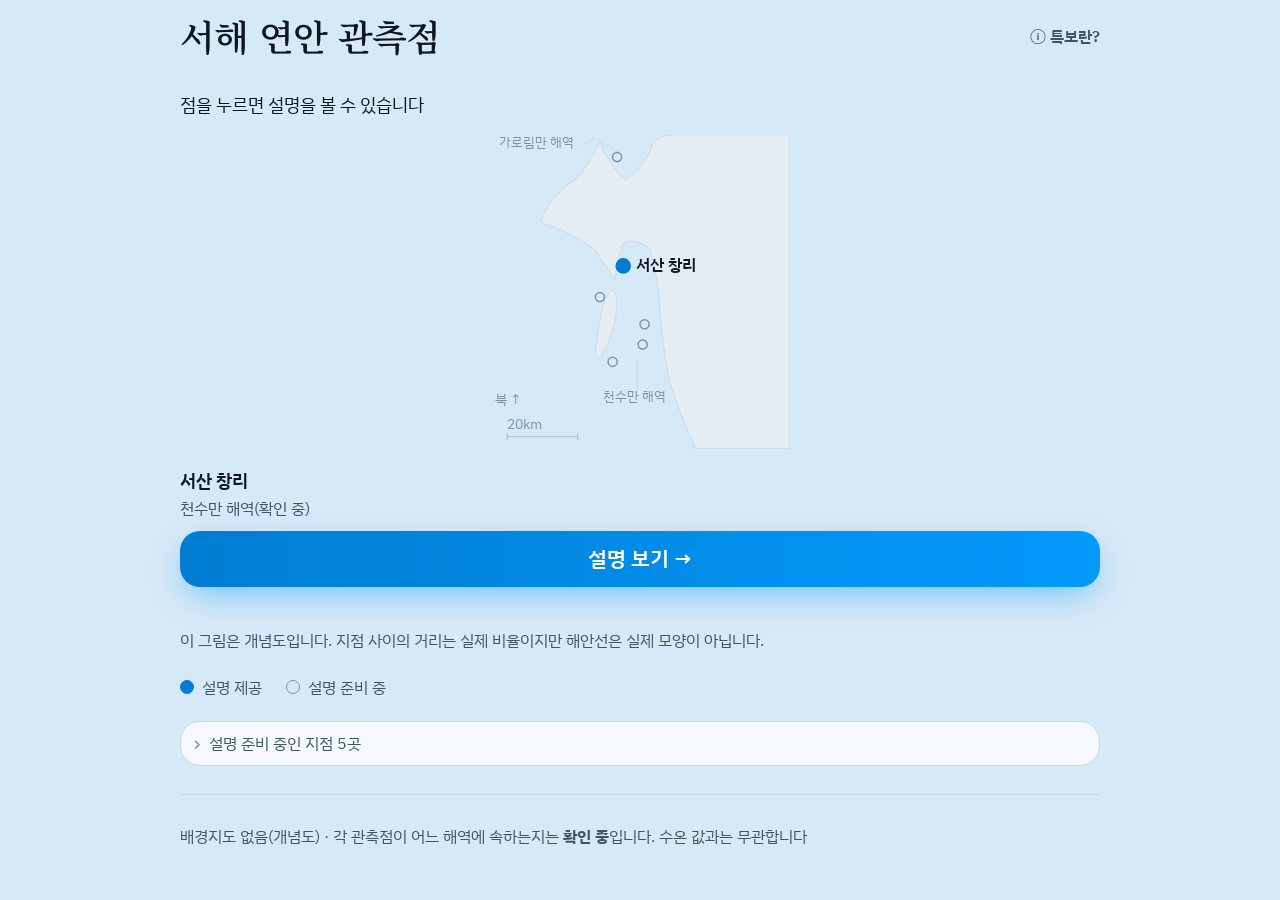
<file: index.html>
<!DOCTYPE html>
<html lang="ko" data-theme="light">
<head>
<meta charset="utf-8">
<meta name="viewport" content="width=device-width, initial-scale=1, viewport-fit=cover">
<title>서해 연안 관측점</title>
<link href="https://fonts.googleapis.com/css2?family=Noto+Serif+KR:wght@400;500;600&family=IBM+Plex+Sans+KR:wght@400;500;600&family=IBM+Plex+Mono:wght@400;500&display=swap" rel="stylesheet">
<link rel="stylesheet" href="waves-design-system.css">
<link rel="stylesheet" href="assets/app.css">
<script src="assets/geo.js" defer></script>
<script src="assets/map.js" defer></script>
</head>
<body>

<div class="wv-screen">

  <div class="wv-container">

    <!-- ══ 머리 영역 ═══════════════════════════════════════════════
         제목부터 「설명 보기 →」까지를 한 배경으로 묶는다.
         여기까지가 "고르는 곳"이고, 아래(캡션·범례·접힌 목록)는 부연이다.
         배경 하나로 그 경계를 말한다.
         ============================================================ -->
    <div class="app-hero wv-stack wv-gap-4">

      <header class="wv-appbar">
        <h1 class="wv-appbar__title">서해 연안 관측점</h1>
        <a class="wv-btn wv-btn--ghost wv-btn--sm" href="info.html">ⓘ 특보란?</a>
      </header>

      <p class="wv-body">점을 누르면 설명을 볼 수 있습니다</p>

      <!-- ── 개념도 ────────────────────────────────────────────────
           bbox 와 위경도→픽셀 변환은 assets/geo.js 에 있다. 여기 적지 않는다.
           viewBox 는 그 bbox 의 실거리 비율(84.96 × 88.91 km = 0.956:1)에서
           나온 350 × 366 이다. 가로·세로가 같은 축척(약 4.12 px/km)이라
           지점 사이의 거리는 실제 비율이다.
           화면에서 그려지는 폭도 350px 이므로 배율은 1.0 이다.

           범위를 충남 서해안 전체로 넓혔다. 천수만만 담으면 축척이 커서
           여기가 어디쯤인지 알 수 없다 — 태안반도와 가로림만이 함께 보여야
           천수만이 어디인지 읽힌다. 지곡도 이 범위 안으로 들어왔다.

           해안선은 다르다. 손으로 뭉뚱그린 곡선이다.
           세밀하게 그리면 확인하지 않은 지형을 사실처럼 주장하게 되므로
           태안반도·안면도·두 만·육지의 위치 관계만 알아볼 정도로만 그린다.
           캡션이 이 둘(거리는 실제 비율 / 해안선은 실제 모양 아님)을 갈라 말한다.

           3주차에 배경지도로 교체할 때 이 <path> 두 개만 이미지로 바꾸면 된다.
           점의 좌표는 같은 bbox 를 쓰므로 다시 찍지 않는다. (PRD §5)
           ------------------------------------------------------------ -->
      <figure class="app-schematic">
        <svg viewBox="0 0 350 366" role="img"
             aria-label="충남 서해 연안 개념도. 서쪽으로 태안반도가 튀어나와 있고, 그 북쪽에 가로림만, 남서쪽에 남북으로 긴 안면도가 있습니다. 안면도와 동쪽 육지 사이가 천수만입니다. 관측점은 북에서 남으로 서산 지곡(가로림만), 서산 창리, 태안 안면도, 태안 내포, 태안 고남, 보령 삽시도입니다. 설명을 제공하는 지점은 서산 창리 하나입니다.">
          <title>충남 서해 연안 관측점 개념도</title>

          <!-- ── 육지 ────────────────────────────────────────────
               서쪽으로 튀어나온 태안반도 → 북쪽에서 가로림만이 파고듦 →
               동쪽 서산·홍성 내륙 → 남쪽에서 천수만이 파고듦.
               곡선 열다섯 개 남짓이다. 그 이상 그리지 않는다.
               ---------------------------------------------------- -->
          <path class="app-land" d="
            M 60 100
            C 66 80, 82 62, 100 52
            C 108 44, 120 26, 128 8
            C 134 24, 144 40, 158 52
            C 172 44, 184 28, 190 10
            C 196 4, 204 0, 212 0
            L 350 0
            L 350 366
            L 240 366
            C 228 340, 218 314, 210 290
            C 204 262, 200 230, 198 200
            C 196 174, 192 148, 186 132
            C 176 124, 164 122, 156 126
            C 150 138, 148 152, 146 168
            C 138 158, 130 146, 124 136
            C 108 122, 88 112, 70 106
            C 64 104, 60 103, 60 100
            Z"></path>

          <!-- 안면도 — 남서쪽에 남북으로 긴 섬 -->
          <path class="app-land" d="
            M 144 180
            C 150 192, 148 208, 144 224
            C 140 240, 134 250, 130 258
            C 126 262, 124 260, 123 254
            C 124 238, 128 218, 132 198
            C 136 186, 140 182, 144 180
            Z"></path>

          <!-- 해역명. 지곡이 창리와 다른 만에 있다는 것을 이 두 라벨이 말한다.
               둘 다 가로로 적고 지시선으로 해당 해역과 잇는다 —
               만의 폭이 45~49px 이라 이름이 만 안에 들어가지 않는다.

               가로림만 지시선은 태안 이원면 팔(arm)의 북쪽 끝(128,8)을 돌아간다.
               곧게 그으면 육지를 가로질러 해안선의 일부처럼 보인다.

               여기에는 `(확인 중)`을 붙이지 않는다 — 확인 대상은 만의 위치가 아니라
               "각 관측점이 어느 해역에 속하는가"다. 그 단서는 목록과 아래 캡션에 있다. -->
          <text class="app-sea-label" x="10" y="14">가로림만 해역</text>
          <polyline class="app-schematic__leader" points="108,12 124,4 150,20"></polyline>

          <text class="app-sea-label" x="132" y="310">천수만 해역</text>
          <line class="app-schematic__leader" x1="172" y1="298" x2="172" y2="262"></line>

          <!-- 방위 — 축척 막대 옆 왼쪽 아래.
               전에는 왼쪽 위(10,24)에 있었는데 가로림만 라벨과 겹쳤다. -->
          <text class="app-schematic__axis" x="6" y="314">북 ↑</text>

          <!-- 축척 — GEO.kmToPixels(20) = 20 × 350/84.96 = 82.4px -->
          <line class="app-schematic__scale" x1="20" y1="352" x2="102.4" y2="352"></line>
          <line class="app-schematic__scale" x1="20" y1="348" x2="20" y2="356"></line>
          <line class="app-schematic__scale" x1="102.4" y1="348" x2="102.4" y2="356"></line>
          <text class="app-schematic__axis" x="20" y="343">20km</text>

          <!-- ── 관측점 ──────────────────────────────────────────
               cx·cy 는 geo.js 의 변환식으로 계산한 값을 박아 둔 것이다.
               JS 가 꺼져도 점은 보인다. geo.js 는 bbox 가 바뀌었을 때
               이 값을 다시 계산해 덮어쓰고, bbox 밖 지점은 건너뛴다.

               준비 중인 다섯 곳은 누르면 안내를 띄운다. 보이는 점은 10px 이라
               터치 타깃이 되지 못하므로 투명한 원(r=16)을 함께 둔다.
               ---------------------------------------------------- -->
          <g class="app-pin app-pin--more" data-station="sj086" role="button" tabindex="0"
             aria-label="서산 지곡 — 설명 준비 중">
            <circle cx="148.3" cy="25.8" r="5.3"></circle>
            <circle class="app-pin__hit" cx="148.3" cy="25.8" r="16"></circle>
          </g>
          <g class="app-pin app-pin--more" data-station="btai5" role="button" tabindex="0"
             aria-label="태안 안면도 — 설명 준비 중">
            <circle cx="128.2" cy="189.0" r="5.3"></circle>
            <circle class="app-pin__hit" cx="128.2" cy="189.0" r="16"></circle>
          </g>
          <g class="app-pin app-pin--more" data-station="btni5" role="button" tabindex="0"
             aria-label="태안 내포 — 설명 준비 중">
            <circle cx="180.3" cy="220.9" r="5.3"></circle>
            <circle class="app-pin__hit" cx="180.3" cy="220.9" r="16"></circle>
          </g>
          <g class="app-pin app-pin--more" data-station="br001" role="button" tabindex="0"
             aria-label="태안 고남 — 설명 준비 중">
            <circle cx="178.1" cy="244.4" r="5.3"></circle>
            <circle class="app-pin__hit" cx="178.1" cy="244.4" r="16"></circle>
          </g>
          <g class="app-pin app-pin--more" data-station="bbsi5" role="button" tabindex="0"
             aria-label="보령 삽시도 — 설명 준비 중">
            <circle cx="143.1" cy="264.7" r="5.3"></circle>
            <circle class="app-pin__hit" cx="143.1" cy="264.7" r="16"></circle>
          </g>

          <!-- 유일하게 누를 수 있는 점 -->
          <a class="app-pin app-pin--ready" data-station="fsch6" href="station.html?station=fsch6">
            <circle cx="155.4" cy="152.7" r="8.2"></circle>
            <text x="170.4" y="157.7">서산 창리</text>
          </a>
        </svg>
      </figure>

      <!-- ── 이 화면에서 할 수 있는 일 하나 — 지도 바로 아래 ─────────
           해역명은 `{해역} 해역(확인 중)` 형태로 적는다.
           `천수만(추정)` 이라고만 쓰면 무엇이 추정인지 알 수 없고,
           수온이 추정치라는 뜻으로 읽힐 수 있다. 그건 사실이 아니다. -->
      <div class="wv-stack wv-gap-2">
        <div class="wv-stack">
          <p class="wv-body app-hero__station">서산 창리</p>
          <p class="wv-caption">천수만 해역(확인 중)</p>
        </div>
        <a class="wv-btn wv-btn--primary wv-btn--lg wv-btn--block" href="station.html?station=fsch6">설명 보기 →</a>
      </div>

    </div><!-- /.app-hero -->

    <div class="wv-screen__body wv-stack wv-gap-5">

      <!-- 캡션 — 거리는 실제 비율, 해안선은 아니다 -->
      <p class="wv-caption">
        이 그림은 개념도입니다. 지점 사이의 거리는 실제 비율이지만
        해안선은 실제 모양이 아닙니다.
      </p>

      <!-- 범례 (§11 지도). 점 모양이 무엇을 뜻하는지만 말한다. -->
      <div class="wv-row wv-gap-6 wv-wrap app-legend">
        <span class="wv-row wv-gap-2">
          <span class="app-legend__pin app-legend__pin--ready" aria-hidden="true"></span>
          <span class="wv-caption">설명 제공</span>
        </span>
        <span class="wv-row wv-gap-2">
          <span class="app-legend__pin" aria-hidden="true"></span>
          <span class="wv-caption">설명 준비 중</span>
        </span>
      </div>

      <!-- ── 나머지 다섯 곳 ────────────────────────────────────────
           눌러서 갈 곳이 없으므로 접어 둔다.
           준비 중 지점에는 수온을 표시하지 않는다 (PRD §5).
           ------------------------------------------------------------ -->
      <details class="app-more">
        <summary>설명 준비 중인 지점 5곳</summary>
        <ul class="wv-list app-more__list">
          <li>
            <button type="button" class="wv-list-item app-more__item" data-station="sj086">
              <span class="wv-list-item__body">
                <span class="wv-list-item__title">서산 지곡</span>
                <span class="wv-list-item__meta">가로림만 해역(확인 중)</span>
              </span>
            </button>
          </li>
          <li>
            <button type="button" class="wv-list-item app-more__item" data-station="btai5">
              <span class="wv-list-item__body">
                <span class="wv-list-item__title">태안 안면도</span>
                <span class="wv-list-item__meta">천수만 해역(확인 중)</span>
              </span>
            </button>
          </li>
          <li>
            <button type="button" class="wv-list-item app-more__item" data-station="btni5">
              <span class="wv-list-item__body">
                <span class="wv-list-item__title">태안 내포</span>
                <span class="wv-list-item__meta">천수만 해역(확인 중)</span>
              </span>
            </button>
          </li>
          <li>
            <button type="button" class="wv-list-item app-more__item" data-station="br001">
              <span class="wv-list-item__body">
                <span class="wv-list-item__title">태안 고남</span>
                <span class="wv-list-item__meta">천수만 해역(확인 중)</span>
              </span>
            </button>
          </li>
          <li>
            <button type="button" class="wv-list-item app-more__item" data-station="bbsi5">
              <span class="wv-list-item__body">
                <span class="wv-list-item__title">보령 삽시도</span>
                <span class="wv-list-item__meta">천수만 입구 해역(확인 중)</span>
              </span>
            </button>
          </li>
        </ul>
        <p class="wv-caption app-more__note">이 지점들은 아직 설명을 준비 중입니다.</p>
      </details>

      <hr class="wv-divider">

      <p class="wv-caption">
        배경지도 없음(개념도) · 각 관측점이 어느 해역에 속하는지는 <strong>확인 중</strong>입니다. 수온 값과는 무관합니다
      </p>

    </div>
  </div>
</div>

<!-- ══ 준비 중 지점 안내 ═══════════════════════════════════════════
     지도의 점과 접힌 목록, 두 곳에서 같은 안내를 띄운다.
     <dialog> 를 쓴다 — 포커스 가두기와 Esc 닫기를 브라우저가 해 준다.

     Waves 에 모달이 없다. .wv-sheet 는 화면 아래에 붙는 바텀시트라
     "짧은 안내 하나"에는 과하다. .wv-card 를 가운데 띄우는 형태로 만든다.

     수온을 비롯한 어떤 값도 넣지 않는다. 검증하지 않은 지점이다. (PRD §5)
     지점명과 해역명은 geo.js 의 STATIONS 에서 가져온다.
     ================================================================ -->
<dialog class="app-modal" id="station-modal" aria-labelledby="modal-name">
  <div class="app-modal__panel wv-stack wv-gap-5">
    <div class="wv-stack">
      <p class="wv-subtitle" id="modal-name"></p>
      <p class="wv-caption" id="modal-area"></p>
    </div>
    <div class="wv-stack wv-gap-2">
      <p class="wv-body">이 지점은 설명을 준비 중입니다.</p>
      <p class="wv-body">현재 설명을 제공하는 곳은 서산 창리 한 곳입니다.</p>
    </div>
    <button type="button" class="wv-btn wv-btn--secondary wv-btn--block" id="modal-close">닫기</button>
  </div>
</dialog>

</body>
</html>
</file>
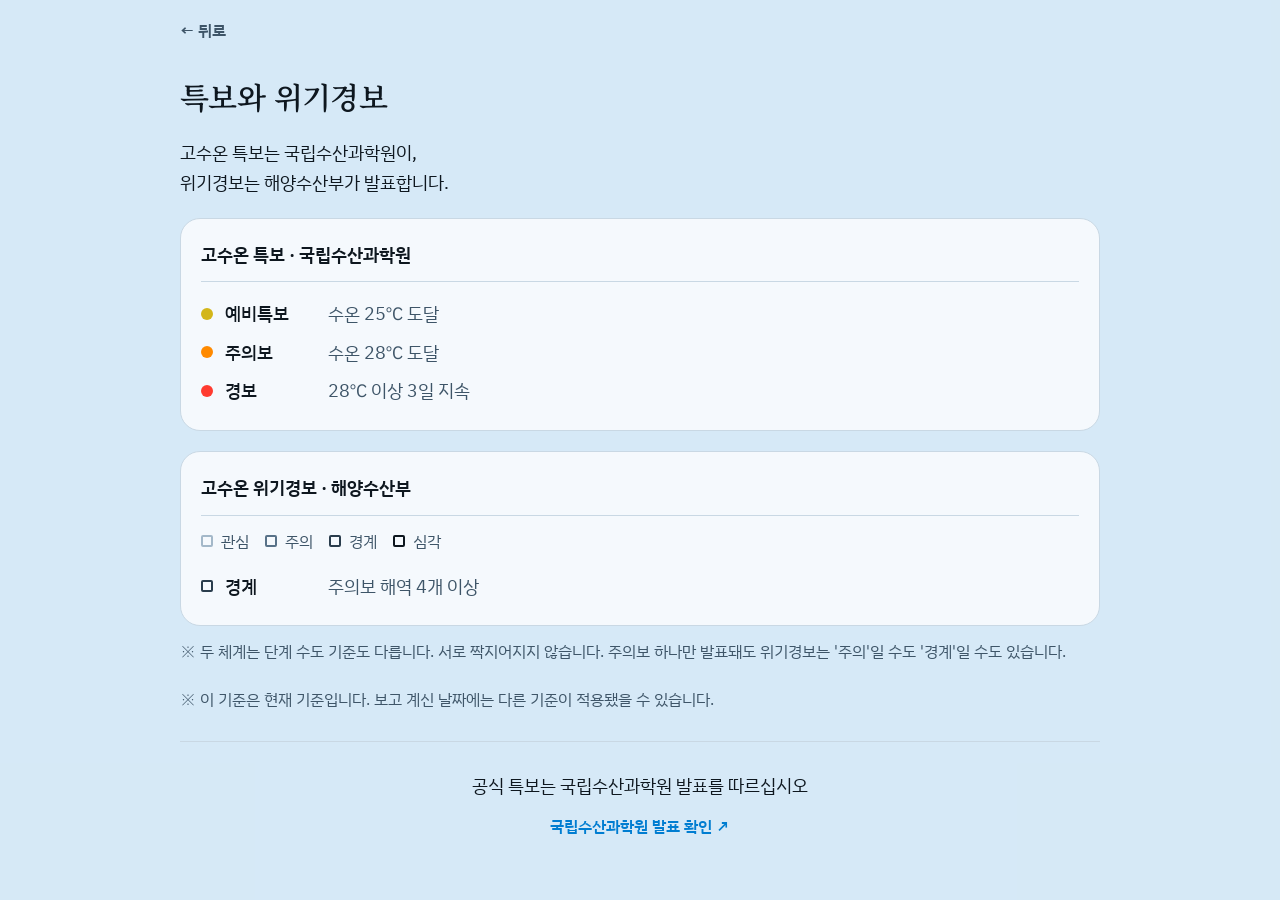
<file: info.html>
<!DOCTYPE html>
<html lang="ko" data-theme="light">
<head>
<meta charset="utf-8">
<meta name="viewport" content="width=device-width, initial-scale=1, viewport-fit=cover">
<title>특보와 위기경보</title>
<link href="https://fonts.googleapis.com/css2?family=Noto+Serif+KR:wght@400;500;600&family=IBM+Plex+Sans+KR:wght@400;500;600&family=IBM+Plex+Mono:wght@400;500&display=swap" rel="stylesheet">
<link rel="stylesheet" href="waves-design-system.css">
<link rel="stylesheet" href="assets/app.css">
<script src="assets/info.js" defer></script>
</head>
<body>

<!--
  정보 화면 — PRD §5 ③ 목업 그대로.

  전부 정적 텍스트다. AI 도 JSON 도 쓰지 않는다.
  §5 설계 조건 1: 여기서 AI 를 쓰면 "숫자만 쓰고 단정하지 마라" 원칙이
  기준값 설명과 정면충돌한다. 이 화면은 §10 검사기 대상이 아니다.

  ── 목업에서 뺀 줄 셋 ────────────────────────────────────────
  §5 가 "1주차에 채우지 못한 항목은 줄 자체를 빼고" 라고 했다.
  미정 표시(`—`, `확인 중`)를 넣지 않는다. 줄을 없앤다.

    · 위기경보 관심 · 주의 · 심각 의 기준 — §16 1주차 확인 대상
    · `기준 확인일: YYYY-MM-DD`      — 아직 우리가 확인한 날이 없다

  네 단계의 이름(관심 → 주의 → 경계 → 심각)은 뺀 것이 아니다.
  §5 표가 확인해 둔 사실이고, 아래 ※ 문구의 "단계 수도 다릅니다"가
  성립하려면 3 단계와 4 단계가 화면에서 보여야 한다.
  기준을 모르는 것과 단계 이름을 모르는 것은 다르다.
  ──────────────────────────────────────────────────────────
-->

<div class="wv-screen">

  <div class="wv-container">

    <header class="wv-appbar">
      <!-- 왔던 화면으로 돌아간다 (§11). JS 가 꺼져 있으면 지도로 간다. -->
      <a class="wv-btn wv-btn--ghost wv-btn--sm" id="back" href="index.html">← 뒤로</a>
    </header>

    <div class="wv-screen__body wv-stack wv-gap-5">

      <h1 class="wv-title">특보와 위기경보</h1>

      <p class="wv-body">
        고수온 특보는 국립수산과학원이,<br>
        위기경보는 해양수산부가 발표합니다.
      </p>

      <!-- ══ 두 박스는 위아래로 ═══════════════════════════════════
           나란히 놓으면 예비특보=관심 처럼 짝지어진 것으로 읽힌다.
           §5 가 명시한 것이고, 아래 ※ 문구가 부인하는 바로 그 오해다.
           ============================================================ -->

      <!-- 특보 — 채운 원(●) + 관행 색(노랑 · 주황 · 빨강).
           기상특보·재난문자가 쓰는 순서라 따로 배울 것이 없다.
           `일반 상태 초록`은 넣지 않는다. 특보 체계에 그런 단계가 없다.
           이 색은 제도 설명이지 "지금 위험하다"는 주장이 아니다 —
           설명 화면의 상태 배지는 다섯 단계 모두 회색 그대로다. -->
      <section class="app-criteria wv-card--flat" aria-labelledby="box-advisory">
        <p class="app-criteria__title" id="box-advisory">고수온 특보 · 국립수산과학원</p>
        <hr class="app-criteria__rule">
        <dl class="app-criteria__list">
          <div class="app-criteria__row app-criteria__row--preliminary">
            <dt><span class="app-criteria__mark app-criteria__mark--advisory-system" aria-hidden="true"></span>예비특보</dt>
            <dd>수온 25℃ 도달</dd>
          </div>
          <div class="app-criteria__row app-criteria__row--advisory">
            <dt><span class="app-criteria__mark app-criteria__mark--advisory-system" aria-hidden="true"></span>주의보</dt>
            <dd>수온 28℃ 도달</dd>
          </div>
          <div class="app-criteria__row app-criteria__row--warning">
            <dt><span class="app-criteria__mark app-criteria__mark--advisory-system" aria-hidden="true"></span>경보</dt>
            <dd>28℃ 이상 3일 지속</dd>
          </div>
        </dl>
      </section>

      <!-- 위기경보 — 테두리 사각(▢) + 회색 농도.
           같은 색 계열을 두 체계에 쓰면 `경보`와 `경계`가 짝지어진 것처럼
           보인다. 이 화면이 막으려는 바로 그 오해다.

           네 단계 중 기준을 아는 것은 `경계` 하나뿐이다(§16 1주차).
           모르는 것에 의미색을 칠하면 아는 것처럼 보이므로 회색만 쓴다.
           농도는 순서만 말한다. 심각도를 주장하지 않는다.

           형태도 다르다 — 특보는 원, 위기경보는 사각이다.
           색을 빼고 흑백으로 봐도 두 체계가 다른 것이 보여야 한다. -->
      <section class="app-criteria wv-card--flat" aria-labelledby="box-crisis">
        <p class="app-criteria__title" id="box-crisis">고수온 위기경보 · 해양수산부</p>
        <hr class="app-criteria__rule">
        <ul class="app-criteria__stages">
          <li class="app-criteria__stage--1"><span class="app-criteria__mark app-criteria__mark--crisis" aria-hidden="true"></span>관심</li>
          <li class="app-criteria__stage--2"><span class="app-criteria__mark app-criteria__mark--crisis" aria-hidden="true"></span>주의</li>
          <li class="app-criteria__stage--3"><span class="app-criteria__mark app-criteria__mark--crisis" aria-hidden="true"></span>경계</li>
          <li class="app-criteria__stage--4"><span class="app-criteria__mark app-criteria__mark--crisis" aria-hidden="true"></span>심각</li>
        </ul>
        <dl class="app-criteria__list">
          <div class="app-criteria__row app-criteria__stage--3">
            <dt><span class="app-criteria__mark app-criteria__mark--crisis" aria-hidden="true"></span>경계</dt>
            <dd>주의보 해역 4개 이상</dd>
          </div>
        </dl>
      </section>

      <p class="app-note">
        ※ 두 체계는 단계 수도 기준도 다릅니다. 서로 짝지어지지 않습니다.
        주의보 하나만 발표돼도 위기경보는 '주의'일 수도 '경계'일 수도 있습니다.
      </p>

      <p class="wv-caption">
        ※ 이 기준은 현재 기준입니다. 보고 계신 날짜에는 다른 기준이 적용됐을 수 있습니다.
      </p>

      <hr class="wv-divider">

      <!-- §11 정보 화면 하단. 링크할 정확한 주소는 1주차 확정 대상이다 (§16). -->
      <div class="wv-stack wv-gap-2 app-source">
        <p class="wv-body">공식 특보는 국립수산과학원 발표를 따르십시오</p>
        <a class="wv-btn wv-btn--ghost wv-btn--sm app-stage__link"
           href="https://www.nifs.go.kr" target="_blank" rel="noopener">
          국립수산과학원 발표 확인 ↗
        </a>
      </div>

    </div>
  </div>
</div>

</body>
</html>
</file>
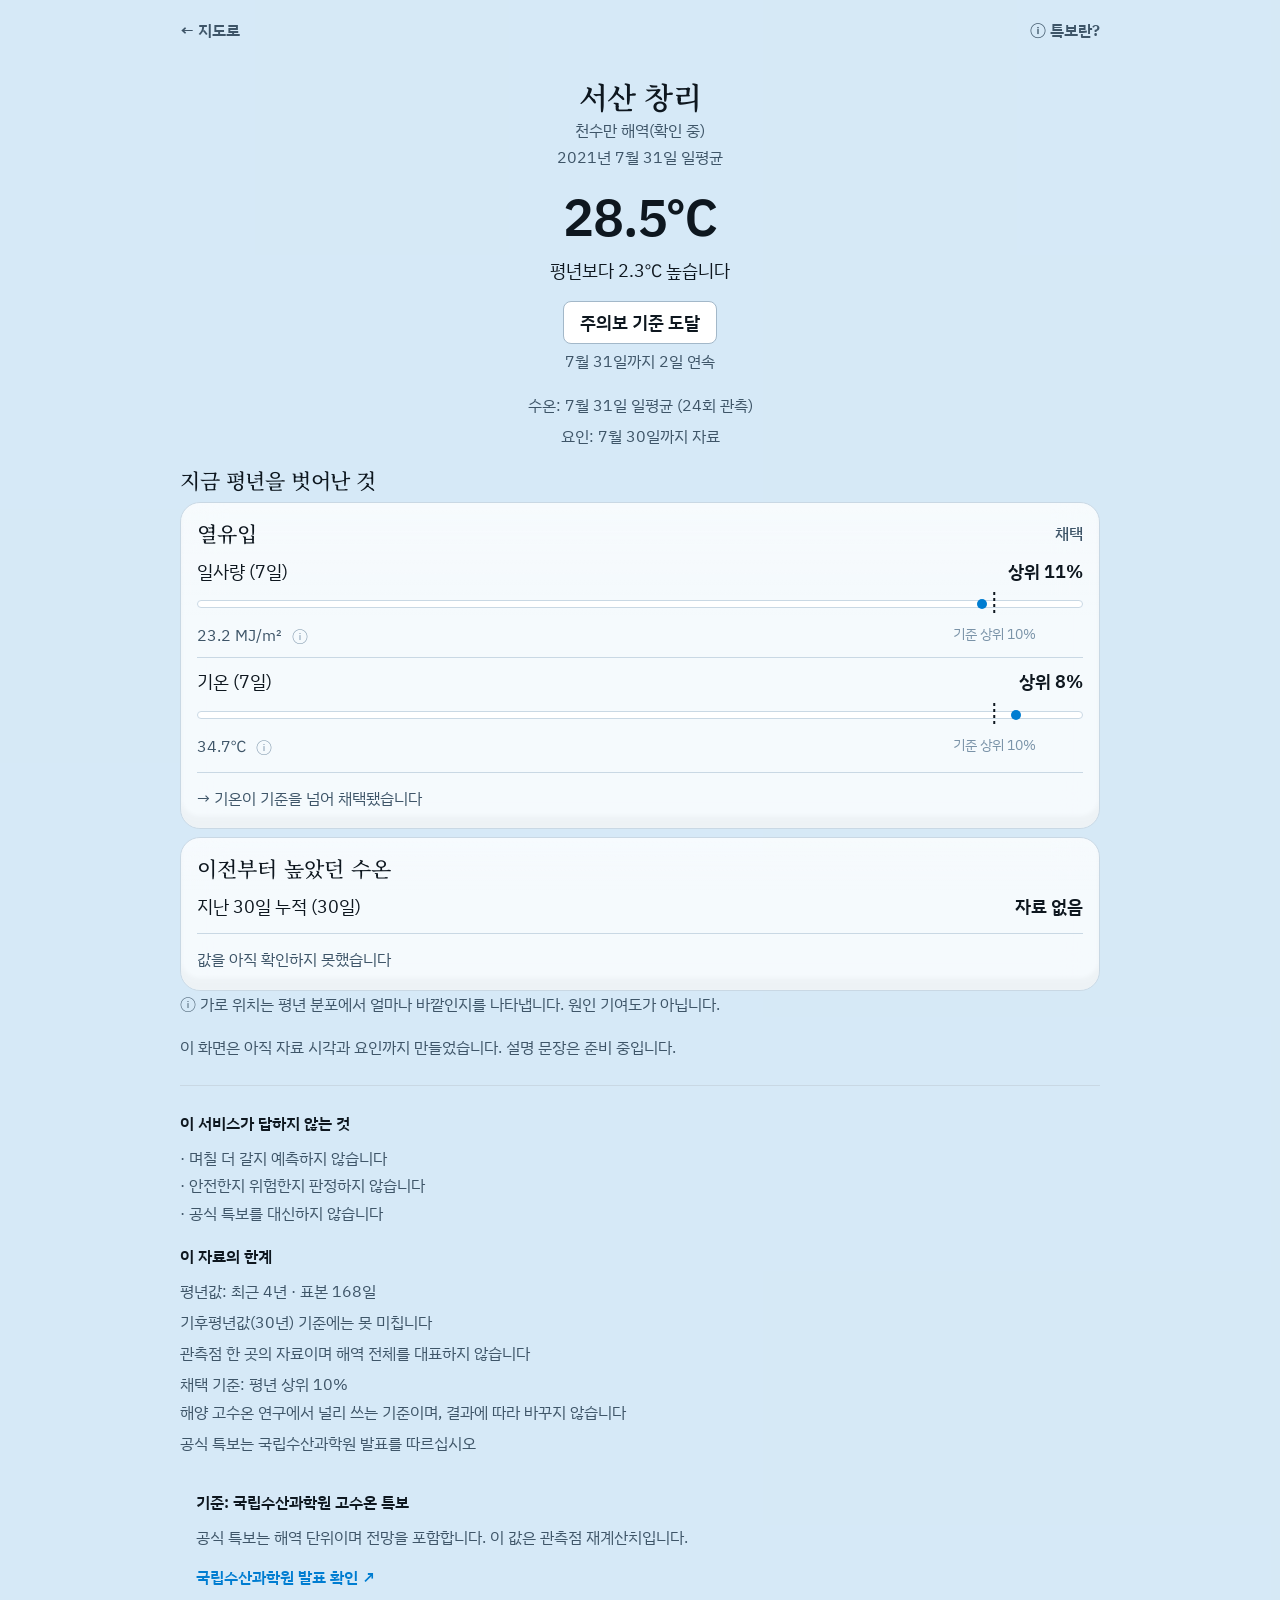
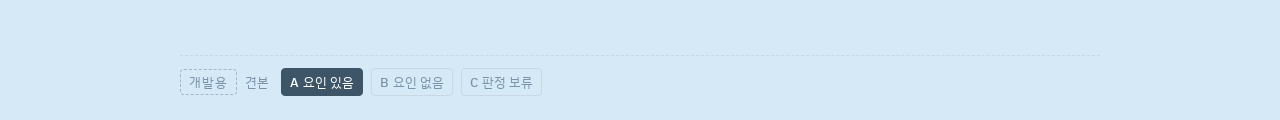
<file: station.html>
<!DOCTYPE html>
<html lang="ko" data-theme="light">
<head>
<meta charset="utf-8">
<meta name="viewport" content="width=device-width, initial-scale=1, viewport-fit=cover">
<title>서산 창리 — 수온 설명</title>
<link href="https://fonts.googleapis.com/css2?family=Noto+Serif+KR:wght@400;500;600&family=IBM+Plex+Sans+KR:wght@400;500;600&family=IBM+Plex+Mono:wght@400;500&display=swap" rel="stylesheet">
<link rel="stylesheet" href="waves-design-system.css">
<link rel="stylesheet" href="assets/app.css">
<!-- geo.js 는 지도용이지만 STATIONS(지점명·해역 표기)의 단일 출처이기도 하다.
     머리말의 해역 표기를 지도와 같은 문자열로 맞추려고 함께 읽는다. -->
<script src="assets/geo.js" defer></script>
<script src="assets/format.js" defer></script>
<script src="assets/station.js" defer></script>
</head>
<body>

<!--
  설명 화면 — 지금은 수온 · 평년 대비 · 상태 배지 · 자료 시각까지다.
  요인 막대, AI 문장, 조건 영역, 한계 블록은 아직 없다.

  값은 이 파일에 적지 않는다. assets/station.js 가 근거 파일을 fetch 해서 채운다.
  어느 파일을 읽을지는 URL 이 정한다.
      station.html                → data/fsch6.json  (기본값)
      station.html?station=btni5  → data/btni5.json
      station.html?sample=b       → data/sample-b.json
  지점이 늘면 data/{id}.json 을 추가하고 지도에서 그 id 로 링크하면 된다.
  아래 빈 자리는 전부 자리만 잡아 둔 것이다.

  물결을 쓰지 않는다. 설명 화면은 수치와 문장이 주인공이고
  배경이 움직이거나 시선을 끌면 안 된다. (지침 충돌 ④)
-->

<div class="wv-screen">
  <div class="wv-container">

    <header class="wv-appbar">
      <a class="wv-btn wv-btn--ghost wv-btn--sm" href="index.html">← 지도로</a>
      <a class="wv-btn wv-btn--ghost wv-btn--sm" href="info.html">ⓘ 특보란?</a>
    </header>

    <div class="wv-screen__body wv-stack wv-gap-5">

      <!-- 근거 파일을 못 읽었을 때. 빈 화면을 보여 주지 않는다. -->
      <div class="wv-alert app-load-error wv-stack wv-gap-2" id="load-error" hidden>
        <p>근거 파일(<code id="load-error-source">data/fsch6.json</code>)을 읽지 못했습니다.</p>
        <p class="wv-caption">
          <code>file://</code> 로 열면 브라우저가 로컬 파일 읽기를 막습니다.
          <code>python3 -m http.server</code> 로 띄운 뒤 <code>localhost:8000</code> 으로 보십시오.
        </p>
        <p class="wv-caption wv-mono" id="load-error-detail"></p>
      </div>

      <div class="wv-stack wv-gap-5" id="content" hidden>


        <!-- ══ 위쪽 요약 — 가운데 정렬 ═══════════════════════════════
             머리말부터 자료 시각까지. 짧은 줄이 이어지는 구간이라
             왼쪽에만 쌓아 두면 오른쪽이 비어 보인다.
             아래 요인 영역부터는 막대가 폭을 쓰므로 왼쪽 정렬 그대로 둔다.
             ============================================================ -->
        <div class="app-summary wv-stack">

        <!-- 머리말 (§11 설명 머리말)
             §11 원문은 `충남 천수만 · 서산 창리` 한 줄 단정형이나,
             해역 구분이 1주차 확인 대상이라 지도와 같은 표기를 쓴다.
             `{해역} 해역(확인 중)` — `해역`으로 지명임을 밝히고,
             `추정` 대신 `확인 중`을 쓴다. `(추정)`만 붙이면 수온이
             추정치라는 뜻으로 읽힐 수 있다. (§5, CHANGES #9) -->
        <div class="wv-stack">
          <!-- 이 화면이 어느 지점인지 알려주는 문구다. 작으면 안 된다. -->
          <p class="app-head__station" id="head-station">서산 창리</p>
          <p class="wv-caption" id="head-area">천수만 해역(확인 중)</p>
          <p class="wv-caption" id="head-date" hidden></p>
        </div>

        <!-- ══ 수온 ══════════════════════════════════════════════
             지침 2장: 수온은 .wv-display(50px)가 아니라 .wv-title 정도.
             50px 는 원본 Figma 의 손글씨 타이틀 크기라 숫자에는 과하다.
             tabular-nums 가 body 에 걸려 있어 mono 를 따로 쓰지 않는다.

             보류일에는 이 두 줄이 통째로 사라진다. 값이 null 이기 때문이다.
             빈 자리에 "—" 를 찍지 않는다. (§8)
             ======================================================== -->
        <div class="wv-stack wv-gap-2">
          <p class="wv-title app-sst" id="sst" hidden></p>
          <p class="wv-body" id="anomaly" hidden></p>
        </div>

        <!-- ══ 상태 배지 영역 ═══════════════════════════════════════
             배지 자리에는 어느 기관 기준인지 한 줄만 남긴다.
             해역 단위·전망 포함·발표 링크 같은 자세한 설명은
             화면 아래 근거 박스로 내렸다 — 배지 옆에서 길게 말하면
             우리 계산과 공식 특보가 짝지어진 것처럼 읽힌다.

             공식 특보가 실제로 발령됐는지는 쓰지 않는다. 우리는 그 값을 모른다.
             해양수산부 위기경보도 이 화면에 넣지 않는다 — 창리 한 곳만 보므로
             전국 해역 수를 알 수 없어 단계 계산이 불가능하다. 정보 화면에서만 다룬다.
             ============================================================ -->
        <section class="app-stage wv-stack wv-gap-2" aria-label="이 관측점 계산">
          <!-- 두 줄만 남긴다. 배지 옆 `재계산치` 와 아래 `국립수산과학원 기준` 은
               화면 맨 아래 근거 박스로 모았다 — 배지 주변에 짧은 회색 줄이
               넷이나 붙어 서로 겹쳐 보였다.

               `이 값은 관측점 재계산치입니다` 는 근거 박스의 stage_caveat 가
               이미 말하고 있다. 여기서 한 번 더 말할 필요가 없다. -->
          <div class="wv-row">
            <span class="wv-badge wv-badge--neutral app-stage__badge" id="stage-label" hidden></span>
          </div>
          <p class="wv-caption" id="stage-days" hidden></p>
        </section>

        <!-- ══ 자료 시각 (§11) ══════════════════════════════════════
             수온은 대상일까지, 요인은 그 전날까지다. 창이 다르다.
             그 차이를 화면이 말하지 않으면 요인이 오늘 것으로 읽힌다. (§7)
             ============================================================ -->
        <div class="app-timing wv-stack wv-gap-1">
          <p class="wv-caption" id="data-sst" hidden></p>
          <p class="wv-caption" id="data-factor" hidden></p>
        </div>

        </div><!-- /.app-summary — 여기부터 왼쪽 정렬 -->

        <!-- 판정 보류 (§11).
             보류일에는 이 문구가 요인 영역 자리에 대신 들어간다.
             그래서 요인 영역 바로 위에 둔다 — 두 번 말하지 않기 위해서다. -->
        <div class="app-withheld wv-stack wv-gap-3" id="withheld" hidden>
          <p id="withheld-main"></p>
          <!-- 무엇이 비었는지 밝힌다. 지금 밝힐 수 있는 것은 수온뿐이다 —
               요인별 결측 정보가 근거 파일에 없다. 없는 것을 아는 척하지 않는다. -->
          <p class="wv-caption" id="withheld-detail" hidden></p>
        </div>

        <!-- ══ 요인 영역 (§11 「요인 영역」·「요인 영역 표시 규칙」) ══════
             막대는 채우는 바가 아니라 트랙 위의 점 하나다.
             진행 바로 그리면 "일사량이 13% 기여했다"로 읽혀서,
             화면이 상시 노출하는 `원인 기여도가 아닙니다`를
             그림이 정면으로 반박하게 된다. (§5)

             내용은 station.js 가 만든다. 여기는 자리만 잡는다.
             ============================================================ -->
        <section class="app-factors wv-stack wv-gap-3" id="factors" hidden>
          <h2 class="wv-subtitle">지금 평년을 벗어난 것</h2>
          <div class="wv-stack wv-gap-3" id="factors-body"></div>
          <!-- ⓘ 안내는 막대가 그려진 화면에서만 띄운다.
               견본 B·C 에는 막대가 없어 안내할 대상이 없다. (§11) -->
          <p class="app-note" id="factors-note" hidden>
            ⓘ 가로 위치는 평년 분포에서 얼마나 바깥인지를 나타냅니다. 원인 기여도가 아닙니다.
          </p>
        </section>

        <p class="wv-caption">
          이 화면은 아직 자료 시각과 요인까지 만들었습니다. 설명 문장은 준비 중입니다.
        </p>

        <hr class="wv-divider">

        <!-- ══ 한계 블록 (§11 「한계 블록」) ═══════════════════════════
             §11 이 "항상 노출, 아래 7줄이 최종"이라고 못 박은 일곱 줄이다.
             문구를 그대로 옮긴다. 줄을 더하거나 빼거나 고치지 않는다.
             (제목 `이 서비스가 답하지 않는 것` 은 일곱에 들어가지 않는다 —
              세 줄 + 네 줄 = 7 이다)

             접거나 숨기지 않는다. stage 와 무관하게 늘 보인다.
             보류일에도 보인다 — 그래서 §8 이 보류일 파일에서 최상위
             `climatology` 블록만은 담기로 한 것이다. 아래 평년값 줄이
             그 블록의 years · sample_size 를 쓴다.
             ============================================================ -->
        <!-- 두 박스로 나눈다. 성격이 다르다 —
             앞은 서비스가 하지 않는 일, 뒤는 자료의 한계다.
             일곱 줄과 문구는 그대로다. 나누기만 한다. -->
        <section class="app-limits wv-stack wv-gap-3" aria-labelledby="limits-title-1">
          <p class="app-limits__title" id="limits-title-1">이 서비스가 답하지 않는 것</p>
          <ul class="app-limits__list">
            <li>며칠 더 갈지 예측하지 않습니다</li>
            <li>안전한지 위험한지 판정하지 않습니다</li>
            <li>공식 특보를 대신하지 않습니다</li>
          </ul>
        </section>

        <section class="app-limits wv-stack wv-gap-3" aria-labelledby="limits-title-2">
          <p class="app-limits__title" id="limits-title-2">이 자료의 한계</p>
          <div class="wv-stack wv-gap-1">
            <!-- {n} 두 개는 climatology.years · climatology.sample_size 다.
                 station.js 가 채운다. -->
            <p id="limit-climatology"></p>
            <p>기후평년값(30년) 기준에는 못 미칩니다</p>
            <p>관측점 한 곳의 자료이며 해역 전체를 대표하지 않습니다</p>
            <!-- 채택 기준의 근거. 화면 어디에도 "왜 상위 10% 인가"가 없었다.
                 물리적 근거가 있는 값이 아니라 우리가 미리 정한 값이므로
                 그 사실 자체를 적는 것이 정직하다.
                 숫자는 adoption_threshold.percentile 에서 읽는다. -->
            <div id="limit-threshold" hidden>
              <p id="limit-threshold-line"></p>
              <p>해양 고수온 연구에서 널리 쓰는 기준이며, 결과에 따라 바꾸지 않습니다</p>
            </div>
            <p>공식 특보는 국립수산과학원 발표를 따르십시오</p>
          </div>
        </section>

        <!-- ══ 근거 박스 ═══════════════════════════════════════════
             한계 블록 바로 아래. 성격이 같다 —
             `이 자료의 한계` 가 우리 자료의 한계를 말하고,
             이 박스가 "그래서 무엇을 따라야 하는가"로 받는다.
             §11 이 "7줄이 최종"이라고 못 박은 블록 안에 섞지는 않는다.
             ============================================================ -->
        <div class="app-stage__basis wv-stack wv-gap-2">
          <p class="wv-caption app-stage__source">기준: 국립수산과학원 고수온 특보</p>
          <p class="wv-caption" id="stage-caveat" hidden></p>
          <!-- 링크할 정확한 특보 페이지 주소는 1주차 확정 대상이다 (§16).
               확인 전까지 기관 대표 주소로 둔다. -->
          <a class="wv-btn wv-btn--ghost wv-btn--sm app-stage__link"
             href="https://www.nifs.go.kr" target="_blank" rel="noopener">
            국립수산과학원 발표 확인 ↗
          </a>
        </div>

      </div>

      <!-- ══ 단위 설명 ═══════════════════════════════════════════════
           요인 값 옆 ⓘ 를 누르면 열린다. 준비 중 지점 안내(index.html)와
           같은 형태다 — .app-modal 을 함께 쓴다.

           내용은 전부 정적 텍스트다. 근거 파일에서 읽지 않고 AI 도 쓰지 않는다.
           §10 검사기 대상이 아니다 (정보 화면과 같은 취급).

           숫자가 들어가는 문장은 설명용 예시임을 문장에서 드러낸다 —
           `20~25 정도입니다` · `약 12가 됩니다`. 그날의 값이 아니다.
           ============================================================ -->
      <dialog class="app-modal" id="unit-modal" aria-labelledby="unit-modal-title">
        <div class="app-modal__panel wv-stack wv-gap-5">
          <p class="wv-subtitle" id="unit-modal-title"></p>
          <p class="wv-body" id="unit-modal-body"></p>
          <button type="button" class="wv-btn wv-btn--secondary wv-btn--block" id="unit-modal-close">닫기</button>
        </div>
      </dialog>

      <!-- ══ 개발용 견본 전환 ═══════════════════════════════════════
           실제 서비스에 나갈 것이 아니다. 시연·확인용이다.
           그래서 화면 맨 아래, 한계 블록보다 아래, 가장 작은 글씨로 둔다.
           `개발용` 이라고 적어 두어 시연 중에 오해가 없게 한다.

           #content 밖에 있다 — 근거 파일을 못 읽었을 때야말로
           다른 견본으로 바꿔 봐야 하기 때문이다.

           눌린 상태는 station.js 가 현재 ?sample= 로 표시한다.
           ============================================================ -->
      <nav class="app-samples" aria-label="개발용 견본 전환">
        <span class="app-samples__tag">개발용</span>
        <span class="app-samples__label">견본</span>
        <a class="app-samples__btn" href="station.html?station=fsch6" data-sample="">A <span>요인 있음</span></a>
        <a class="app-samples__btn" href="station.html?sample=b" data-sample="b">B <span>요인 없음</span></a>
        <a class="app-samples__btn" href="station.html?sample=c" data-sample="c">C <span>판정 보류</span></a>
      </nav>

    </div>
  </div>
</div>

</body>
</html>
</file>
<file: waves-design-system.css>
/*!
 * Waves Design System v1.2.1
 * 색상·그라디언트·라운딩·그림자 출처: "UI Interface Mobile Waves (Community).fig"
 * 타이포그래피 출처: 사용자 제공 참고 파일 index.html
 *
 * 출처 표기: [F] 원본 Figma 추출 · [D] 파생 · [N] 신규 설계 · [Ref] 참고 파일
 *
 * v1.2.1 — .wv-brand 웨이트 500 → 600
 * v1.2   — 타이포그래피 전체를 참고 파일 기준으로 교체
 *          (Noto Serif KR / IBM Plex Sans KR / IBM Plex Mono, 최대 웨이트 600)
 *
 * 기본 테마는 다크입니다. 라이트는 <html data-theme="light"> 로 전환합니다.
 *
 * 폰트 로딩 (HTML <head> 에 CSS 보다 먼저):
 * <link href="https://fonts.googleapis.com/css2?family=Noto+Serif+KR:wght@400;500;600&family=IBM+Plex+Sans+KR:wght@400;500;600&family=IBM+Plex+Mono:wght@400;500&display=swap" rel="stylesheet">
 */
/* ==========================================================================
   Waves Design System — 01. Tokens
   --------------------------------------------------------------------------
   출처 표기 규칙
     [F] Figma 원본 파일에서 직접 추출한 값. 변경 금지.
     [D] [F] 값에서 보간·파생한 값.
     [N] 원본에 존재하지 않아 새로 설계한 값.
   ========================================================================== */

/* --------------------------------------------------------------------------
   1. Primitive — Blue scale
   원본의 파랑 11종을 명도순으로 정렬하고 빈 구간만 보간했습니다.
   -------------------------------------------------------------------------- */
:root {
  --wv-blue-50:  #e8f6ff; /* [D] */
  --wv-blue-100: #c4e9ff; /* [D] */
  --wv-blue-200: #82cdff; /* [F] light blue, 6회 사용 */
  --wv-blue-300: #4db6ff; /* [D] */
  --wv-blue-400: #0499fc; /* [F] button gradient end */
  --wv-blue-500: #009aff; /* [F] primary, 면적 2위 */
  --wv-blue-600: #028be7; /* [F] button gradient mid */
  --wv-blue-700: #007dd1; /* [F] button gradient start */
  --wv-blue-800: #0065a8; /* [F] steel, card gradient top */
  --wv-blue-900: #00416c; /* [F] wave mid */
  --wv-blue-950: #021522; /* [F] deepest */

  /* scale 에 안 들어가는 원본 파랑 (특정 용도 전용) */
  --wv-blue-mid:    #0768a9; /* [F] 7회 사용 */
  --wv-blue-navy:   #002d4a; /* [F] 면적 3위, 어두운 배경 */
  --wv-blue-card-2: #004573; /* [F] card gradient bottom */
  --wv-blue-shadow: #0364a5; /* [F] 그림자 전용 */

  /* --------------------------------------------------------------------------
     2. Primitive — Neutral
     원본에 흰색(#FFFFFF)뿐이라 네이비를 섞은 중립 스케일을 새로 만들었습니다.
     순수 회색 대신 h≈205 를 유지해 파랑 위에 얹었을 때 튀지 않습니다.
     -------------------------------------------------------------------------- */
  --wv-neutral-0:   #ffffff; /* [F] 면적 1위 */
  --wv-neutral-50:  #f4f8fb; /* [N] */
  --wv-neutral-100: #e4edf4; /* [N] */
  --wv-neutral-200: #c9d8e4; /* [N] */
  --wv-neutral-300: #a3b8c9; /* [N] */
  --wv-neutral-400: #7a93a8; /* [N] */
  --wv-neutral-500: #587288; /* [N] */
  --wv-neutral-600: #3e5568; /* [N] */
  --wv-neutral-700: #2a3d4d; /* [N] */
  --wv-neutral-800: #1a2833; /* [N] */
  --wv-neutral-900: #0e171f; /* [N] */

  /* --------------------------------------------------------------------------
     3. Primitive — Accent & status
     골드/오렌지/레드는 원본 값. 초록은 원본에 없어 새로 만들었습니다.
     -------------------------------------------------------------------------- */
  --wv-gold-500:   #d3b619; /* [F] */
  --wv-gold-300:   #f0d95a; /* [D] */
  --wv-orange-500: #ff8a00; /* [F] */
  --wv-orange-300: #ffb457; /* [D] */
  --wv-red-500:    #ff0000; /* [F] 원본 값 — 순색이라 UI 텍스트용으로는 부적합 */
  --wv-red-400:    #ff3b30; /* [D] 실사용용으로 톤 조정 */
  --wv-red-300:    #ff8078; /* [D] */
  --wv-green-500:  #00c48c; /* [N] 파랑 계열과 붙었을 때 조화되는 청록 계열 초록 */
  --wv-green-300:  #5ee0b6; /* [N] */

  /* --------------------------------------------------------------------------
     4. Gradient — 이 키트의 정체성
     중간 스톱이 48.2% / 51.6% 로 비대칭인 것이 원본의 특징입니다. 유지하세요.
     -------------------------------------------------------------------------- */
  --wv-grad-screen:    linear-gradient(180deg, #021522 0%, #00416c 51.6%, #0099ff 100%);       /* [F] */
  --wv-grad-button:    linear-gradient(90deg, #007dd1 0%, #028be7 48.2%, #0499fc 100%);        /* [F] */
  --wv-grad-card:      linear-gradient(180deg, #0065a8 0%, #004573 100%);                       /* [F] */
  --wv-grad-highlight: linear-gradient(180deg, #216ba0 0%, #ffffff 100%);                       /* [F] */
  /* 파생 그라디언트 — 원본 규칙(3-stop, 비대칭 중간값)을 그대로 따랐습니다. */
  --wv-grad-button-hover:  linear-gradient(90deg, #0089e4 0%, #0d98f5 48.2%, #26a8ff 100%);     /* [D] */
  --wv-grad-danger:        linear-gradient(90deg, #d32b22 0%, #f03a30 48.2%, #ff5a50 100%);     /* [D] */
  --wv-grad-success:       linear-gradient(90deg, #009e70 0%, #00b681 48.2%, #00c48c 100%);     /* [N] */
  --wv-grad-sheen:         linear-gradient(180deg, rgba(255,255,255,.18) 0%, rgba(255,255,255,0) 60%); /* [N] 유리 표면 광택 */

  /* --------------------------------------------------------------------------
     5. Radius
     20px 가 기본 단위(30회). 180px 은 물결을 만드는 전용 값입니다.
     원본에 없던 4/8/12 는 작은 요소용으로 추가했습니다 — 20px 을 12px 높이 뱃지에
     쓰면 사실상 pill 이 되어 위계가 무너지기 때문입니다.
     -------------------------------------------------------------------------- */
  --wv-radius-xs:   4px;   /* [N] */
  --wv-radius-sm:   8px;   /* [N] */
  --wv-radius-md:   12px;  /* [N] */
  --wv-radius:      20px;  /* [F] 기본 단위 — 버튼·칩·카드 */
  --wv-radius-lg:   30px;  /* [F] 큰 카드 */
  --wv-radius-pill: 50px;  /* [F] */
  --wv-radius-wave: 180px; /* [F] 물결 전용 — 화면 폭보다 넓은 사각형에만 적용 */
  --wv-radius-full: 9999px;

  /* --------------------------------------------------------------------------
     6. Elevation
     y 오프셋 50~60px, blur 200~300px 은 일반 UI 대비 매우 큽니다.
     이 과장이 "떠 있는" 룩의 핵심이므로 축소하지 마세요.
     -------------------------------------------------------------------------- */
  --wv-shadow-xs:    0 4px 4px rgba(0, 0, 0, .25);              /* [F] */
  --wv-shadow-sm:    0 5px 4px rgba(0, 0, 0, .57);              /* [F] */
  --wv-shadow-lg:    0 50px 30px -15px rgba(0, 0, 0, .15);      /* [F] 주력 그림자, 6회 */
  --wv-shadow-side:  -80px 60px 80px rgba(0, 0, 0, .15);        /* [F] */
  --wv-shadow-inset: inset 0 -12px 4px rgba(0, 0, 0, .03);      /* [F] */
  --wv-shadow-glow:  0 12px 32px -8px rgba(0, 154, 255, .55);   /* [N] primary 요소 강조용 */
  --wv-shadow-focus: 0 0 0 3px rgba(130, 205, 255, .55);        /* [N] 키보드 포커스 링 */

  --wv-blur-sm:  30px;  /* [F] */
  --wv-blur-lg:  200px; /* [F] */
  --wv-blur-xl:  300px; /* [F] */
  --wv-blur-glass: 20px; /* [N] backdrop-filter 용 */

  /* --------------------------------------------------------------------------
     7. Typography
     원본 Figma 는 Reenie Beanie(손글씨) 50px 텍스트 2개가 전부였고, 사용하지 않습니다. [F]
     폰트 스택은 사용자가 제공한 참고 파일(index.html)에서 그대로 가져왔습니다. [Ref]

     참고 파일의 구성 — 디스플레이는 세리프, 본문은 산세리프, 수치는 모노.
     세 패밀리 모두 한글 글리프를 포함하므로 국문/영문이 한 줄에 섞여도 자형이 튀지 않습니다.
     (직전 버전의 Clash Display 는 한글이 없어 폴백이 발생했습니다.)

     로딩 — HTML <head> 에 아래 한 줄:
     <link href="https://fonts.googleapis.com/css2?family=Noto+Serif+KR:wght@400;500;600&family=IBM+Plex+Sans+KR:wght@400;500;600&family=IBM+Plex+Mono:wght@400;500&display=swap" rel="stylesheet">
     -------------------------------------------------------------------------- */
  --wv-font-display: "Noto Serif KR", serif;                       /* [Ref] */
  --wv-font-body:    "IBM Plex Sans KR", system-ui, sans-serif;    /* [Ref] */
  --wv-font-mono:    "IBM Plex Mono", monospace;                   /* [Ref] */
  /* 이전 값 보존:
     --wv-font-display: "Clash Display", …   [N]  v1.1
     --wv-font-display: "Reenie Beanie", …   [F]  원본 Figma */

  /* 1.20 비율 (모바일 우선이라 1.25 보다 완만하게) */
  --wv-text-2xs: 11px; /* [N] */
  --wv-text-xs:  12px; /* [N] */
  --wv-text-sm:  14px; /* [N] */
  --wv-text-md:  16px; /* [N] 본문 기준 */
  --wv-text-lg:  19px; /* [N] */
  --wv-text-xl:  23px; /* [N] */
  --wv-text-2xl: 28px; /* [N] */
  --wv-text-3xl: 34px; /* [N] */
  --wv-text-4xl: 41px; /* [N] */
  --wv-text-5xl: 50px; /* [F] 원본 타이틀 크기와 일치 */

  --wv-leading-tight:   1.15; /* [N] */
  --wv-leading-snug:    1.35; /* [N] */
  --wv-leading-normal:  1.7;  /* [Ref] 참고 파일 본문 행간. 국문 조판 기준 */
  --wv-leading-relaxed: 1.9;  /* [D] */

  --wv-tracking-tight:  -0.02em; /* [Ref] 참고 파일 히어로(64px) 자간과 동일 */
  --wv-tracking-normal: 0;       /* [N] */
  --wv-tracking-wide:   0.08em;  /* [N] 소문자 라벨용 */

  /* 참고 파일이 로드하는 웨이트는 400/500/600 뿐입니다. 700 을 쓰면 브라우저가
     합성 볼드를 만들어 자형이 뭉개지므로, 최대 웨이트를 600 으로 낮췄습니다. [Ref] */
  --wv-weight-regular:  400; /* [Ref] */
  --wv-weight-medium:   500; /* [Ref] 참고 파일의 주력 웨이트 */
  --wv-weight-semibold: 600; /* [Ref] */
  --wv-weight-bold:     600; /* [Ref] 700 아님 — 위 주석 참고 */

  /* --------------------------------------------------------------------------
     8. Space — 4px 기준. 20px(=radius 기본값) 이 리듬의 중심입니다.
     -------------------------------------------------------------------------- */
  --wv-space-0:  0;     /* [N] */
  --wv-space-1:  4px;   /* [N] */
  --wv-space-2:  8px;   /* [N] */
  --wv-space-3:  12px;  /* [N] */
  --wv-space-4:  16px;  /* [N] */
  --wv-space-5:  20px;  /* [N] radius 기본값과 동일 — 컨테이너 패딩 기본 */
  --wv-space-6:  24px;  /* [N] */
  --wv-space-8:  32px;  /* [N] */
  --wv-space-10: 40px;  /* [N] */
  --wv-space-12: 48px;  /* [N] */
  --wv-space-16: 64px;  /* [N] */
  --wv-space-20: 80px;  /* [N] */
  --wv-space-24: 96px;  /* [N] */

  /* 컴포넌트 높이 — 모바일 터치 타깃 44px 기준 */
  --wv-control-sm: 36px; /* [N] */
  --wv-control-md: 44px; /* [N] */
  --wv-control-lg: 56px; /* [N] */

  /* --------------------------------------------------------------------------
     9. Motion — 원본에 없음. 물결의 관성을 흉내낸 커브를 기본값으로 씁니다.
     -------------------------------------------------------------------------- */
  --wv-duration-fast: 120ms;                        /* [N] */
  --wv-duration-base: 220ms;                        /* [N] */
  --wv-duration-slow: 420ms;                        /* [N] */
  --wv-ease-out:  cubic-bezier(.22, .61, .36, 1);   /* [N] 기본 */
  --wv-ease-in:   cubic-bezier(.55, .06, .68, .19); /* [N] */
  --wv-ease-wave: cubic-bezier(.65, 0, .35, 1);     /* [N] 물결 애니메이션용 */

  /* 10. Layer */
  --wv-z-base:    0;    /* [N] */
  --wv-z-wave:    1;    /* [N] */
  --wv-z-content: 10;   /* [N] */
  --wv-z-sticky:  100;  /* [N] */
  --wv-z-nav:     200;  /* [N] */
  --wv-z-overlay: 900;  /* [N] */
  --wv-z-modal:   1000; /* [N] */
  --wv-z-toast:   1100; /* [N] */

  /* 11. Breakpoint (참고용 — @media 에는 리터럴로 직접 씁니다) */
  --wv-bp-sm: 414px;  /* [F] iPhone 11 Pro Max = 원본 기준 화면 */
  --wv-bp-md: 768px;  /* [N] */
  --wv-bp-lg: 1024px; /* [N] */
}

/* ==========================================================================
   12. Semantic layer
   원본 화면이 전부 어두운 그라디언트이므로 **다크가 기본 테마**입니다.
   라이트는 파생 테마입니다. 컴포넌트는 이 시맨틱 토큰만 참조하세요.
   ========================================================================== */
:root,
[data-theme="dark"] {
  color-scheme: dark;

  --wv-bg:            var(--wv-blue-950);
  --wv-bg-gradient:   var(--wv-grad-screen);
  --wv-surface:       rgba(255, 255, 255, .07);
  --wv-surface-raised: rgba(255, 255, 255, .12);
  --wv-surface-solid: var(--wv-blue-navy);
  --wv-surface-card:  var(--wv-grad-card);

  --wv-text:          var(--wv-neutral-0);
  --wv-text-muted:    rgba(255, 255, 255, .68);
  --wv-text-subtle:   rgba(255, 255, 255, .45);
  --wv-text-inverse:  var(--wv-blue-950);
  --wv-text-on-accent: var(--wv-neutral-0);

  --wv-border:        rgba(255, 255, 255, .16);
  --wv-border-strong: rgba(255, 255, 255, .32);

  --wv-accent:        var(--wv-blue-500);
  --wv-accent-hover:  var(--wv-blue-400);
  --wv-accent-soft:   rgba(0, 154, 255, .18);

  --wv-success:       var(--wv-green-500);
  --wv-success-soft:  rgba(0, 196, 140, .18);
  --wv-warning:       var(--wv-orange-500);
  --wv-warning-soft:  rgba(255, 138, 0, .18);
  --wv-danger:        var(--wv-red-400);
  --wv-danger-soft:   rgba(255, 59, 48, .18);
  --wv-info:          var(--wv-blue-200);
  --wv-info-soft:     rgba(130, 205, 255, .18);
}

[data-theme="light"] {
  color-scheme: light;

  --wv-bg:            var(--wv-neutral-50);
  --wv-bg-gradient:   linear-gradient(180deg, #ffffff 0%, #e8f6ff 51.6%, #c4e9ff 100%); /* [D] 원본 스톱 비율 유지 */
  --wv-surface:       var(--wv-neutral-0);
  --wv-surface-raised: var(--wv-neutral-0);
  --wv-surface-solid: var(--wv-neutral-0);
  --wv-surface-card:  linear-gradient(180deg, #ffffff 0%, #eef6fd 100%);

  --wv-text:          var(--wv-neutral-900);
  --wv-text-muted:    var(--wv-neutral-600);
  --wv-text-subtle:   var(--wv-neutral-400);
  --wv-text-inverse:  var(--wv-neutral-0);
  --wv-text-on-accent: var(--wv-neutral-0);

  --wv-border:        var(--wv-neutral-200);
  --wv-border-strong: var(--wv-neutral-300);

  --wv-accent:        var(--wv-blue-700);
  --wv-accent-hover:  var(--wv-blue-600);
  --wv-accent-soft:   rgba(0, 125, 209, .12);

  --wv-success:       #00996d;
  --wv-success-soft:  rgba(0, 153, 109, .12);
  --wv-warning:       #c26a00;
  --wv-warning-soft:  rgba(255, 138, 0, .14);
  --wv-danger:        #d92c20;
  --wv-danger-soft:   rgba(217, 44, 32, .12);
  --wv-info:          var(--wv-blue-800);
  --wv-info-soft:     rgba(0, 101, 168, .12);

  /* 라이트 테마에서는 원본의 초대형 그림자가 지저분해 보여 강도를 낮춥니다. */
  --wv-shadow-lg:   0 30px 40px -20px rgba(2, 21, 34, .22);
  --wv-shadow-side: -40px 40px 60px rgba(2, 21, 34, .10);
}
/* ==========================================================================
   Waves Design System — 02. Base
   ========================================================================== */

*,
*::before,
*::after { box-sizing: border-box; }

html { -webkit-text-size-adjust: 100%; }

body {
  margin: 0;
  min-height: 100dvh;
  background: var(--wv-bg);
  color: var(--wv-text);
  font-family: var(--wv-font-body);
  font-size: var(--wv-text-md);
  line-height: var(--wv-leading-normal);
  font-variant-numeric: tabular-nums; /* [Ref] 숫자 열이 흔들리지 않도록 */
  -webkit-font-smoothing: antialiased;
}

h1, h2, h3, h4, h5, h6, p, figure { margin: 0; }

h1, h2, h3, h4 {
  font-weight: var(--wv-weight-medium);
  line-height: var(--wv-leading-tight);
  letter-spacing: var(--wv-tracking-tight);
}

h1 { font-size: var(--wv-text-3xl); font-family: var(--wv-font-display); font-weight: var(--wv-weight-semibold); letter-spacing: var(--wv-tracking-tight); }
h2 { font-size: var(--wv-text-2xl); font-family: var(--wv-font-display); }
h3 { font-size: var(--wv-text-xl); }
h4 { font-size: var(--wv-text-lg); letter-spacing: var(--wv-tracking-normal); }

a {
  color: var(--wv-accent);
  text-decoration-color: color-mix(in srgb, currentColor 40%, transparent);
  text-underline-offset: 3px;
}

button, input, select, textarea {
  font: inherit;
  color: inherit;
}

img, svg, video { display: block; max-width: 100%; }

:where(a, button, input, select, textarea, [tabindex]):focus-visible {
  outline: none;
  box-shadow: var(--wv-shadow-focus);
  border-radius: var(--wv-radius-sm);
}

::selection {
  background: var(--wv-accent);
  color: var(--wv-neutral-0);
}

/* --------------------------------------------------------------------------
   Type roles — 참고 파일(index.html)의 세리프 디스플레이 + 산세리프 본문 구성
   디스플레이(세리프)는 19px 이상에서만 씁니다. 그 아래에서는 세리프의 획 대비가
   화면에서 뭉개지므로 전부 본문체를 씁니다.
   -------------------------------------------------------------------------- */
.wv-brand {
  font-family: var(--wv-font-display);
  font-size: var(--wv-text-5xl);
  font-weight: var(--wv-weight-semibold); /* 워드마크만 600 — 본문 세리프보다 한 단계 무겁게 */
  line-height: 1;
  letter-spacing: var(--wv-tracking-tight); /* [Ref] 참고 파일 .hero 와 동일 */
}

.wv-display {
  font-family: var(--wv-font-display);
  font-size: var(--wv-text-4xl);
  font-weight: var(--wv-weight-medium);
  line-height: var(--wv-leading-tight);
  letter-spacing: var(--wv-tracking-tight);
}
.wv-title {
  font-family: var(--wv-font-display);
  font-size: var(--wv-text-2xl);
  font-weight: var(--wv-weight-semibold);
  line-height: var(--wv-leading-snug);
  letter-spacing: var(--wv-tracking-tight);
}
.wv-subtitle { font-family: var(--wv-font-display); font-size: var(--wv-text-lg); font-weight: var(--wv-weight-medium); line-height: var(--wv-leading-snug); }
.wv-body     { font-size: var(--wv-text-md);  font-weight: var(--wv-weight-regular);  line-height: var(--wv-leading-normal); }
.wv-caption  { font-size: var(--wv-text-sm);  font-weight: var(--wv-weight-regular);  line-height: var(--wv-leading-normal); color: var(--wv-text-muted); }
.wv-overline {
  font-size: var(--wv-text-xs);
  font-weight: var(--wv-weight-semibold);
  letter-spacing: var(--wv-tracking-wide);
  text-transform: uppercase;
  color: var(--wv-text-subtle);
}
.wv-mono { font-family: var(--wv-font-mono); font-size: var(--wv-text-sm); font-variant-numeric: tabular-nums; }

.wv-text-muted  { color: var(--wv-text-muted); }
.wv-text-subtle { color: var(--wv-text-subtle); }

@media (prefers-reduced-motion: reduce) {
  *, *::before, *::after {
    animation-duration: .01ms !important;
    animation-iteration-count: 1 !important;
    transition-duration: .01ms !important;
    scroll-behavior: auto !important;
  }
}
/* ==========================================================================
   Waves Design System — 03. Components
   모든 컴포넌트는 시맨틱 토큰만 참조합니다. 프리미티브 직접 참조 금지.
   ========================================================================== */

/* --------------------------------------------------------------------------
   Screen — 원본의 화면 배경 그라디언트를 담는 최상위 컨테이너
   -------------------------------------------------------------------------- */
.wv-screen {
  position: relative;
  overflow: hidden;
  isolation: isolate;
  min-height: 100%;
  background: var(--wv-bg-gradient);
  color: var(--wv-text);
}

.wv-screen__body {
  position: relative;
  z-index: var(--wv-z-content);
  padding: var(--wv-space-5);
}

/* --------------------------------------------------------------------------
   Wave — 시그니처 요소
   원본 기법: 화면 폭보다 넓은 사각형에 180px 라운딩을 걸어 곡선을 만든다.
   그래서 width 가 100% 를 넘어야 하고, 넘지 않으면 그냥 둥근 상자가 됩니다.
   -------------------------------------------------------------------------- */
.wv-waves {
  position: absolute;
  inset-inline: 0;
  bottom: 0;
  height: 340px;
  z-index: var(--wv-z-wave);
  pointer-events: none;
}

.wv-wave {
  position: absolute;
  left: -30%;
  width: 160%;
  height: 340px;
  border-radius: var(--wv-radius-wave) var(--wv-radius-wave) 0 0;
  background: var(--wv-accent);
  will-change: transform;
}

/* 층위별 오프셋 — 겹칠수록 깊이가 생깁니다. */
.wv-wave--1 { bottom: 0;    background: color-mix(in srgb, var(--wv-blue-900) 85%, transparent); }
.wv-wave--2 { bottom: -36px; left: -38%; width: 176%; background: color-mix(in srgb, var(--wv-blue-700) 75%, transparent); }
.wv-wave--3 { bottom: -80px; left: -22%; width: 144%; background: var(--wv-blue-500); box-shadow: var(--wv-shadow-lg); }

.wv-wave--top {
  border-radius: 0 0 var(--wv-radius-wave) var(--wv-radius-wave);
  top: 0;
  bottom: auto;
}

.wv-waves--top { top: 0; bottom: auto; }

/* 완만한 부유 애니메이션. prefers-reduced-motion 에서 자동으로 멈춥니다. */
.wv-waves--animated .wv-wave { animation: wv-float 9s var(--wv-ease-wave) infinite alternate; }
.wv-waves--animated .wv-wave--2 { animation-duration: 11s; animation-delay: -2s; }
.wv-waves--animated .wv-wave--3 { animation-duration: 13s; animation-delay: -4s; }

@keyframes wv-float {
  from { transform: translate3d(-2%, 0, 0) rotate(-.6deg); }
  to   { transform: translate3d(2%, -10px, 0) rotate(.6deg); }
}

/* 배경 글로우 — 원본의 FOREGROUND_BLUR 200~300px 을 재현한 것 */
.wv-glow {
  position: absolute;
  z-index: var(--wv-z-base);
  width: 320px;
  height: 320px;
  border-radius: var(--wv-radius-full);
  background: var(--wv-accent);
  filter: blur(var(--wv-blur-lg));
  opacity: .55;
  pointer-events: none;
}

/* --------------------------------------------------------------------------
   Button
   -------------------------------------------------------------------------- */
.wv-btn {
  display: inline-flex;
  align-items: center;
  justify-content: center;
  gap: var(--wv-space-2);
  height: var(--wv-control-md);
  padding-inline: var(--wv-space-6);
  border: 0;
  border-radius: var(--wv-radius);
  background: var(--wv-surface);
  color: var(--wv-text);
  font-size: var(--wv-text-md);
  font-weight: var(--wv-weight-semibold);
  line-height: 1;
  white-space: nowrap;
  cursor: pointer;
  transition:
    transform var(--wv-duration-fast) var(--wv-ease-out),
    filter var(--wv-duration-base) var(--wv-ease-out),
    background-color var(--wv-duration-base) var(--wv-ease-out),
    box-shadow var(--wv-duration-base) var(--wv-ease-out);
}

.wv-btn:active { transform: translateY(1px) scale(.985); }

.wv-btn[disabled],
.wv-btn[aria-disabled="true"] {
  opacity: .45;
  pointer-events: none;
}

.wv-btn--primary {
  background: var(--wv-grad-button);
  color: var(--wv-text-on-accent);
  box-shadow: var(--wv-shadow-glow);
}
.wv-btn--primary:hover { background: var(--wv-grad-button-hover); }

.wv-btn--danger {
  background: var(--wv-grad-danger);
  color: var(--wv-neutral-0);
}

.wv-btn--success {
  background: var(--wv-grad-success);
  color: var(--wv-neutral-0);
}

.wv-btn--secondary {
  background: transparent;
  border: 1px solid var(--wv-border-strong);
  color: var(--wv-text);
}
.wv-btn--secondary:hover { background: var(--wv-surface); }

.wv-btn--ghost {
  background: transparent;
  color: var(--wv-text-muted);
  padding-inline: var(--wv-space-3);
}
.wv-btn--ghost:hover { color: var(--wv-text); background: var(--wv-surface); }

.wv-btn--sm { height: var(--wv-control-sm); padding-inline: var(--wv-space-4); font-size: var(--wv-text-sm); border-radius: var(--wv-radius-md); }
.wv-btn--lg { height: var(--wv-control-lg); padding-inline: var(--wv-space-8); font-size: var(--wv-text-lg); }
.wv-btn--pill { border-radius: var(--wv-radius-pill); }
.wv-btn--block { display: flex; width: 100%; }

.wv-btn--icon {
  width: var(--wv-control-md);
  padding-inline: 0;
  border-radius: var(--wv-radius-full);
}

/* --------------------------------------------------------------------------
   Card
   -------------------------------------------------------------------------- */
.wv-card {
  position: relative;
  padding: var(--wv-space-5);
  border-radius: var(--wv-radius-lg);
  background: var(--wv-surface-card);
  box-shadow: var(--wv-shadow-lg);
  overflow: hidden;
}

/* 원본의 하이라이트 그라디언트를 상단 광택으로 재사용 */
.wv-card::before {
  content: "";
  position: absolute;
  inset: 0 0 auto;
  height: 60%;
  background: var(--wv-grad-sheen);
  pointer-events: none;
}

/* 광택은 절대 위치라 정적 자식보다 위에 그려집니다. 내용을 다시 끌어올립니다. */
.wv-card > * { position: relative; z-index: 1; }

.wv-card--glass {
  background: var(--wv-surface);
  border: 1px solid var(--wv-border);
  backdrop-filter: blur(var(--wv-blur-glass));
  -webkit-backdrop-filter: blur(var(--wv-blur-glass));
  box-shadow: var(--wv-shadow-inset);
}

.wv-card--flat {
  background: var(--wv-surface-solid);
  box-shadow: none;
  border: 1px solid var(--wv-border);
}

.wv-card--float { box-shadow: var(--wv-shadow-lg), var(--wv-shadow-side); }

.wv-card__header {
  display: flex;
  align-items: center;
  justify-content: space-between;
  gap: var(--wv-space-3);
  margin-bottom: var(--wv-space-4);
}

.wv-card__footer {
  display: flex;
  gap: var(--wv-space-2);
  margin-top: var(--wv-space-5);
}

/* --------------------------------------------------------------------------
   Chip & Badge
   -------------------------------------------------------------------------- */
.wv-chip {
  display: inline-flex;
  align-items: center;
  gap: var(--wv-space-2);
  height: 32px;
  padding-inline: var(--wv-space-4);
  border: 1px solid var(--wv-border);
  border-radius: var(--wv-radius-pill);
  background: var(--wv-surface);
  color: var(--wv-text-muted);
  font-size: var(--wv-text-sm);
  font-weight: var(--wv-weight-medium);
  cursor: pointer;
  transition: all var(--wv-duration-fast) var(--wv-ease-out);
}
.wv-chip:hover { color: var(--wv-text); border-color: var(--wv-border-strong); }
.wv-chip[aria-pressed="true"],
.wv-chip--active {
  background: var(--wv-grad-button);
  border-color: transparent;
  color: var(--wv-text-on-accent);
}

.wv-badge {
  display: inline-flex;
  align-items: center;
  gap: 6px;
  padding: 3px var(--wv-space-2);
  border-radius: var(--wv-radius-xs);
  background: var(--wv-accent-soft);
  color: var(--wv-accent);
  font-size: var(--wv-text-xs);
  font-weight: var(--wv-weight-semibold);
  line-height: 1.4;
}
.wv-badge--success { background: var(--wv-success-soft); color: var(--wv-success); }
.wv-badge--warning { background: var(--wv-warning-soft); color: var(--wv-warning); }
.wv-badge--danger  { background: var(--wv-danger-soft);  color: var(--wv-danger); }
.wv-badge--neutral { background: var(--wv-surface);      color: var(--wv-text-muted); }

.wv-dot {
  width: 8px;
  height: 8px;
  border-radius: var(--wv-radius-full);
  background: currentColor;
  flex: none;
}

/* --------------------------------------------------------------------------
   Form
   -------------------------------------------------------------------------- */
.wv-field { display: flex; flex-direction: column; gap: var(--wv-space-2); }

.wv-label {
  font-size: var(--wv-text-sm);
  font-weight: var(--wv-weight-medium);
  color: var(--wv-text-muted);
}

.wv-input,
.wv-textarea,
.wv-select {
  width: 100%;
  min-height: var(--wv-control-md);
  padding: var(--wv-space-3) var(--wv-space-4);
  border: 1px solid var(--wv-border);
  border-radius: var(--wv-radius-md);
  background: var(--wv-surface);
  color: var(--wv-text);
  font-size: var(--wv-text-md);
  transition: border-color var(--wv-duration-base) var(--wv-ease-out),
              background-color var(--wv-duration-base) var(--wv-ease-out);
}

.wv-input::placeholder,
.wv-textarea::placeholder { color: var(--wv-text-subtle); }

.wv-input:hover,
.wv-textarea:hover,
.wv-select:hover { border-color: var(--wv-border-strong); }

.wv-input:focus,
.wv-textarea:focus,
.wv-select:focus {
  border-color: var(--wv-accent);
  background: var(--wv-surface-raised);
}

.wv-textarea { min-height: 96px; resize: vertical; }

.wv-field--invalid .wv-input,
.wv-field--invalid .wv-textarea { border-color: var(--wv-danger); }

.wv-help { font-size: var(--wv-text-xs); color: var(--wv-text-subtle); }
.wv-field--invalid .wv-help { color: var(--wv-danger); }

/* Switch */
.wv-switch {
  position: relative;
  display: inline-flex;
  align-items: center;
  width: 52px;
  height: 30px;
  flex: none;
  cursor: pointer;
}
.wv-switch input {
  position: absolute;
  opacity: 0;
  width: 100%;
  height: 100%;
  margin: 0;
  cursor: pointer;
}
.wv-switch__track {
  width: 100%;
  height: 100%;
  border-radius: var(--wv-radius-pill);
  background: var(--wv-surface-raised);
  border: 1px solid var(--wv-border);
  transition: background var(--wv-duration-base) var(--wv-ease-out);
}
.wv-switch__thumb {
  position: absolute;
  top: 4px;
  left: 4px;
  width: 22px;
  height: 22px;
  border-radius: var(--wv-radius-full);
  background: var(--wv-neutral-0);
  box-shadow: var(--wv-shadow-xs);
  transition: transform var(--wv-duration-base) var(--wv-ease-out);
}
.wv-switch input:checked ~ .wv-switch__track { background: var(--wv-grad-button); border-color: transparent; }
.wv-switch input:checked ~ .wv-switch__thumb { transform: translateX(22px); }
.wv-switch input:focus-visible ~ .wv-switch__track { box-shadow: var(--wv-shadow-focus); }

/* --------------------------------------------------------------------------
   List
   -------------------------------------------------------------------------- */
.wv-list {
  display: flex;
  flex-direction: column;
  gap: var(--wv-space-2);
  margin: 0;
  padding: 0;
  list-style: none;
}

.wv-list-item {
  display: flex;
  align-items: center;
  gap: var(--wv-space-4);
  padding: var(--wv-space-3) var(--wv-space-4);
  border-radius: var(--wv-radius);
  background: var(--wv-surface);
  transition: background var(--wv-duration-fast) var(--wv-ease-out);
}
.wv-list-item:hover { background: var(--wv-surface-raised); }

.wv-list-item__body { flex: 1; min-width: 0; display: flex; flex-direction: column; gap: 2px; }
.wv-list-item__title {
  display: block;
  font-size: var(--wv-text-md);
  font-weight: var(--wv-weight-medium);
  overflow: hidden;
  text-overflow: ellipsis;
  white-space: nowrap;
}
.wv-list-item__meta { display: block; font-size: var(--wv-text-sm); color: var(--wv-text-subtle); }

.wv-avatar {
  display: grid;
  place-items: center;
  width: 44px;
  height: 44px;
  flex: none;
  border-radius: var(--wv-radius-full);
  background: var(--wv-grad-button);
  color: var(--wv-text-on-accent);
  font-size: var(--wv-text-sm);
  font-weight: var(--wv-weight-semibold);
  box-shadow: var(--wv-shadow-xs);
}
.wv-avatar--sm { width: 32px; height: 32px; font-size: var(--wv-text-xs); }
.wv-avatar--lg { width: 64px; height: 64px; font-size: var(--wv-text-lg); }

/* --------------------------------------------------------------------------
   Progress
   -------------------------------------------------------------------------- */
.wv-progress {
  height: 8px;
  border-radius: var(--wv-radius-pill);
  background: var(--wv-surface-raised);
  overflow: hidden;
}
.wv-progress__bar {
  height: 100%;
  border-radius: inherit;
  background: var(--wv-grad-button);
  transition: width var(--wv-duration-slow) var(--wv-ease-out);
}

/* --------------------------------------------------------------------------
   App bar & Tab bar
   -------------------------------------------------------------------------- */
.wv-appbar {
  position: relative;
  z-index: var(--wv-z-nav);
  display: flex;
  align-items: center;
  justify-content: space-between;
  gap: var(--wv-space-3);
  min-height: var(--wv-control-lg);
  padding: var(--wv-space-3) var(--wv-space-5);
}
.wv-appbar__title {
  font-size: var(--wv-text-lg);
  font-weight: var(--wv-weight-semibold);
}

.wv-tabbar {
  position: relative;
  z-index: var(--wv-z-nav);
  display: flex;
  gap: var(--wv-space-1);
  padding: var(--wv-space-2);
  border-radius: var(--wv-radius-lg);
  background: var(--wv-surface);
  border: 1px solid var(--wv-border);
  backdrop-filter: blur(var(--wv-blur-glass));
  -webkit-backdrop-filter: blur(var(--wv-blur-glass));
}
.wv-tab {
  flex: 1;
  display: flex;
  flex-direction: column;
  align-items: center;
  gap: 4px;
  padding: var(--wv-space-2);
  border: 0;
  border-radius: var(--wv-radius-md);
  background: transparent;
  color: var(--wv-text-subtle);
  font-size: var(--wv-text-2xs);
  font-weight: var(--wv-weight-medium);
  cursor: pointer;
  transition: color var(--wv-duration-fast) var(--wv-ease-out),
              background var(--wv-duration-fast) var(--wv-ease-out);
}
.wv-tab[aria-selected="true"] { color: var(--wv-text); background: var(--wv-accent-soft); }

/* --------------------------------------------------------------------------
   Sheet — 하단 시트. 상단 모서리에 wave radius 를 절반만 적용해
   물결 언어를 UI 구조로 옮긴 컴포넌트입니다.
   -------------------------------------------------------------------------- */
.wv-sheet {
  position: relative;
  padding: var(--wv-space-6) var(--wv-space-5) var(--wv-space-8);
  border-radius: 90px 90px 0 0;
  background: var(--wv-surface-solid);
  box-shadow: var(--wv-shadow-lg);
}
.wv-sheet__handle {
  width: 44px;
  height: 4px;
  margin: 0 auto var(--wv-space-5);
  border-radius: var(--wv-radius-pill);
  background: var(--wv-border-strong);
}

/* --------------------------------------------------------------------------
   Divider & Alert
   -------------------------------------------------------------------------- */
.wv-divider {
  height: 1px;
  border: 0;
  margin: var(--wv-space-5) 0;
  background: var(--wv-border);
}

.wv-alert {
  display: flex;
  gap: var(--wv-space-3);
  padding: var(--wv-space-4);
  border-radius: var(--wv-radius);
  background: var(--wv-info-soft);
  border-left: 3px solid var(--wv-info);
  font-size: var(--wv-text-sm);
}
.wv-alert--success { background: var(--wv-success-soft); border-color: var(--wv-success); }
.wv-alert--warning { background: var(--wv-warning-soft); border-color: var(--wv-warning); }
.wv-alert--danger  { background: var(--wv-danger-soft);  border-color: var(--wv-danger); }
/* ==========================================================================
   Waves Design System — 04. Utilities
   ========================================================================== */

.wv-stack  { display: flex; flex-direction: column; }
.wv-row    { display: flex; align-items: center; }
.wv-wrap   { flex-wrap: wrap; }
.wv-center { align-items: center; justify-content: center; }
.wv-between { justify-content: space-between; }
.wv-grow   { flex: 1; min-width: 0; }

.wv-gap-1 { gap: var(--wv-space-1); }
.wv-gap-2 { gap: var(--wv-space-2); }
.wv-gap-3 { gap: var(--wv-space-3); }
.wv-gap-4 { gap: var(--wv-space-4); }
.wv-gap-5 { gap: var(--wv-space-5); }
.wv-gap-6 { gap: var(--wv-space-6); }
.wv-gap-8 { gap: var(--wv-space-8); }

.wv-glass {
  background: var(--wv-surface);
  border: 1px solid var(--wv-border);
  backdrop-filter: blur(var(--wv-blur-glass));
  -webkit-backdrop-filter: blur(var(--wv-blur-glass));
}

.wv-elevate      { box-shadow: var(--wv-shadow-lg); }
.wv-elevate-side { box-shadow: var(--wv-shadow-side); }
.wv-inset        { box-shadow: var(--wv-shadow-inset); }

.wv-rounded      { border-radius: var(--wv-radius); }
.wv-rounded-lg   { border-radius: var(--wv-radius-lg); }
.wv-rounded-pill { border-radius: var(--wv-radius-pill); }

.wv-sr-only {
  position: absolute;
  width: 1px; height: 1px;
  padding: 0; margin: -1px;
  overflow: hidden;
  clip-path: inset(50%);
  white-space: nowrap;
}

/* 모바일 우선. 원본 기준 화면은 414px(iPhone 11 Pro Max)입니다. */
.wv-container {
  width: 100%;
  max-width: 414px;
  margin-inline: auto;
}

@media (min-width: 768px) {
  .wv-container { max-width: 720px; }
}
@media (min-width: 1024px) {
  .wv-container { max-width: 960px; }
}
</file>
<file: assets/app.css>
/*
 * 지도 화면 추가 스타일
 * 충남 서해 연안 고수온 설명 서비스 · PRD 3.6 §5 ① / §11 지도
 *
 * 규칙
 *   - waves-design-system.css 는 수정하지 않는다. 여기서만 덧쓴다.
 *   - 색·간격·글자는 --wv-* 토큰만 참조한다. 하드코딩한 색을 넣지 않는다.
 *   - --wv-danger / --wv-warning / --wv-success 계열은 쓰지 않는다.
 *     상태 구분은 글자와 형태로만 한다. (지침 충돌 ②)
 *
 * 이 화면에서 할 수 있는 일은 창리로 가는 것 하나뿐이다.
 * 나머지는 전부 그 하나를 방해하지 않는 크기로 둔다.
 */

/* ==========================================================================
   0. 타이포 스케일 재정의
   --------------------------------------------------------------------------
   대상 사용자가 중장년이고, 보는 곳이 배 위·양식장·한여름 직사광선이다.
   Waves 의 기본 스케일은 범용 모바일 앱 기준이라 이 조건에서 작다.

   waves-design-system.css 는 손대지 않는다. 토큰만 여기서 덮어쓴다.
   이 파일이 뒤에 실리므로 같은 :root 선언이 이긴다.

   전 단계 +2px. 본문(--wv-text-md, 16 → 18)이 기준이고
   나머지는 같은 폭으로 따라 올린다. 배율이 아니라 고정폭으로 올리는 이유는
   작은 글씨일수록 문제가 크기 때문이다 — 캡션 14→16 은 +14%,
   디스플레이 50→52 는 +4% 로, 필요한 쪽이 더 많이 커진다.

   * 요청은 "--wv-text-base"였으나 그 이름의 토큰은 없다.
     본문 기준값은 --wv-text-md 다 (원본 주석에 "본문 기준"으로 적혀 있다).
   ========================================================================== */
:root {
  --wv-text-2xs: 13px; /* 11 */
  --wv-text-xs:  14px; /* 12 */
  --wv-text-sm:  16px; /* 14 */
  --wv-text-md:  18px; /* 16 — 본문 */
  --wv-text-lg:  21px; /* 19 */
  --wv-text-xl:  25px; /* 23 */
  --wv-text-2xl: 30px; /* 28 */
  --wv-text-3xl: 36px; /* 34 */
  --wv-text-4xl: 43px; /* 41 */
  --wv-text-5xl: 52px; /* 50 */
}

/* ==========================================================================
   카드 배경 — 반투명
   --------------------------------------------------------------------------
   .wv-card--glass 가 이미 있지만 라이트 테마에서는 유리처럼 보이지 않는다.
   그 클래스의 background 가 --wv-surface 인데 라이트에서 그 값이
   --wv-neutral-0(순백, 불투명)이라 backdrop-filter 가 걸려도 뒤가 안 비친다.

   waves-design-system.css 는 손대지 않는다. 여기서 토큰으로 만든다.
   색상값을 직접 쓰지 않고 color-mix 로 --wv-surface-solid 의 알파만 낮춘다
   (원본도 .wv-wave--1 등에서 같은 방식을 쓴다).

   0.75 — 아래 「대비」 주석 참조. 본문 대비가 AA 를 넘는 선이다.
   ========================================================================== */
:root {
  --app-card-bg: color-mix(in srgb, var(--wv-surface-solid) 75%, transparent);
}

/* ==========================================================================
   hidden 속성이 실제로 먹게 한다
   --------------------------------------------------------------------------
   [hidden] 의 display:none 은 브라우저 기본 시트(user-agent)에 있어서
   작성자 시트의 display 선언이면 무엇이든 이긴다. Waves 는 레이아웃 클래스에
   display 를 걸어 두므로, 그 클래스가 붙은 요소는 hidden 을 줘도 그대로 보인다.

     .wv-alert  → display:flex        (근거 파일 오류 박스, 판정 보류 문구)
     .wv-stack  → display:flex        (본문 전체 묶음)
     .wv-badge  → display:inline-flex (상태 배지)

   렌더러가 hidden 을 껐다 켰다 하며 빈 줄을 감추는 구조이므로
   이 규칙이 없으면 감추기가 통째로 동작하지 않는다.
   ========================================================================== */
[hidden] {
  display: none !important;
}

/* --------------------------------------------------------------------------
   화면 골격
   .wv-screen 은 min-height:100% 라 부모 높이가 없으면 배경 그라디언트가
   내용 높이에서 끊긴다. 뷰포트 높이를 바닥으로 깔아준다.
   -------------------------------------------------------------------------- */
/* ── 배경은 여기 한 곳에서만 잡는다 ───────────────────────────────
   Waves 기본값은 --wv-bg-gradient(흰색 → #e8f6ff → #c4e9ff)라
   페이지 위아래에서 색이 달라진다. 여기에 머리 영역의 배경 띠까지
   겹치면 "위쪽 연한 하늘색이 중간에 끊긴" 것처럼 보인다.

   단색 하나로 바꾼다. 마지막 흰 박스 아래까지 같은 색이다.
   개별 섹션은 배경을 갖지 않는다 — 흰 박스(.wv-card--flat)만 예외이고
   그건 배경이 아니라 카드다.
   ---------------------------------------------------------------- */
.wv-screen {
  min-height: 100dvh;
  background: var(--wv-accent-soft);
}

/* 한글은 어절 단위로만 끊는다. 기본값(break-word)은 문장 중간에서
   글자를 잘라 "※ 두 체계는 단계 수도 기준도 다릅니 / 다" 처럼 읽힌다.
   모든 화면의 본문에 적용한다. */
body {
  word-break: keep-all;
  overflow-wrap: break-word;   /* 끊을 곳 없는 긴 URL 등의 최후 수단 */
}

/* ── 좌우 여백은 컨테이너 한 곳에서만 준다 ────────────────────────
   머리말·본문·카드가 각자 padding 을 가지면 왼쪽 끝이 조금씩 어긋난다.
   실제로 어긋나 있었다 — 앱바의 .wv-btn--ghost 가 padding-inline 12px 을
   따로 가져서 "← 지도로" 만 32px 에서 시작했고(본문은 20px),
   요인 카드는 자기 padding 20px 때문에 글이 40px 에서 시작했다.

   그래서 이 한 값만 바꾸면 화면 전체의 좌우 여백이 함께 움직인다.
   개별 요소는 가로 padding 을 갖지 않는다. 예외는 아래 두 곳뿐이고
   둘 다 이 값을 참조해서 상쇄한다.
   ---------------------------------------------------------------- */
.wv-container {
  --app-gutter: var(--wv-space-5);
  padding-inline: var(--app-gutter);
}

.wv-appbar,
.wv-screen__body {
  padding-inline: 0;
}

/* 앱바 버튼 — 글자가 여백 선에 맞도록 자기 padding 을 지운다.
   높이(--wv-control-lg)로 터치 타깃은 유지된다. */
.wv-appbar .wv-btn {
  padding-inline: 0;
}

/* 링크형 버튼에 밑줄을 그리지 않는다 */
.wv-btn {
  text-decoration: none;
}

/* 화면 제목. 본문(18px)과 구분이 안 돼서 키웠다.
   `충남` 을 떼서 "서해 연안 관측점" 이 되면서 자리가 생겼다 —
   36px 에서 274px + ⓘ 버튼 76px + 간격 12px = 361px < 374px 로 한 줄에 든다.
   여유가 13px 뿐이다. 실제 폰트에서 감기면 --wv-text-2xl(30px, 여유 58px)로 내린다.
   (`충남 서해 연안 관측점` 이었을 때는 28px 이 상한이었다) */
.wv-appbar__title {
  font-family: var(--wv-font-display);
  font-size: var(--wv-text-3xl);
  line-height: var(--wv-leading-snug);
}

/* ── 머리 영역 ────────────────────────────────────────────────
   제목부터 「설명 보기 →」까지를 한 배경으로 묶어 아래와 구분한다.
   여백 밖으로 빼내 화면 폭을 가득 채운다 (.app-group 과 같은 방식). */
/* 머리 영역 — 배경 띠였던 것. 이제 배경은 .wv-screen 한 곳이라
   여기는 아래 내용과의 간격만 맡는다. */
.app-hero {
  position: relative;
  padding-bottom: var(--wv-space-6);
}

/* 아래 본문도 같은 층에 둔다 — 물결은 배경으로만 남는다 */
.wv-screen__body {
  position: relative;
  z-index: var(--wv-z-content);
}

/* 버튼이 어떤 경우에도 클릭을 다 받도록 */
.app-hero .wv-btn--block {
  position: relative;
  z-index: 1;
}

.app-hero__station {
  font-weight: var(--wv-weight-semibold);
}

/* 설명 화면의 지점명 — 이 화면이 어디의 이야기인지 알려주는 문구다.
   .wv-subtitle(21px)로는 아래 캡션과 구분이 약했다. 30px 로 올린다.
   수온(52px)보다는 작다 — 주인공은 숫자다. */
.app-head__station {
  font-family: var(--wv-font-display);
  font-size: var(--wv-text-2xl);
  font-weight: var(--wv-weight-semibold);
  line-height: var(--wv-leading-snug);
  letter-spacing: var(--wv-tracking-tight);
}

.wv-screen__body {
  padding-bottom: var(--wv-space-10);
}

/* 한 화면에 담기 위해 구획선 여백을 줄인다 */
.wv-screen__body .wv-divider {
  margin: var(--wv-space-2) 0;
}

/* --------------------------------------------------------------------------
   개념도
   실제 지형이 아니다. 해안선을 그리지 않는 이유는 index.html 주석에 적었다.
   -------------------------------------------------------------------------- */
/* 개념도. 머리 영역이 배경을 맡으므로 카드 테두리·배경을 두지 않는다. */
.app-schematic {
  margin: 0;
  padding: 0;
}

/* 폭을 컨테이너 가득이 아니라 300px 로 줄이고 가운데 정렬한다.
   비율은 건드리지 않는다 — viewBox 가 bbox 의 실거리 비율에서 나온 값이라
   늘리거나 줄이면 점이 육지에 찍힌다. height:auto 가 비율을 지킨다. */
.app-schematic svg {
  display: block;
  width: 100%;
  max-width: 300px;
  height: auto;
  margin-inline: auto;
}

.app-schematic figcaption {
  margin-top: var(--wv-space-2);
}

/* 육지. 아주 흐리게 — 점이 주인공이다.
   바다는 칠하지 않는다. 카드 배경이 그대로 바다다.

   --wv-surface-raised 를 쓰려 했으나 라이트 테마에서 그 값이
   --wv-neutral-0(순백)이라 카드 배경과 같아 육지가 보이지 않는다.
   한 칸 아래인 --wv-neutral-100 을 쓴다. 다크 테마를 붙이게 되면
   여기도 함께 봐야 한다. */
.app-land {
  fill: var(--wv-neutral-100);
  stroke: var(--wv-border);
  stroke-width: 1;
}

/* SVG 안의 글자는 --wv-text-* 를 따라가지 않는다. viewBox 단위이기 때문이다.
   viewBox 폭 350 이 화면에서 300px 로 그려지므로 배율은 0.857 이다.
   화면에서 보이는 크기를 맞추려면 단위 = 원하는 px ÷ 0.857 로 잡는다.
     지점 이름  19단위 → 화면 16.3px
     해역명     15단위 → 화면 12.9px
     방위·축척  16단위 → 화면 13.7px
   지도 폭(max-width)을 바꾸면 이 세 값도 함께 봐야 한다. */

/* 해역명 — 해안선보다도 흐리게. 위치를 알아볼 단서일 뿐이다. */
.app-sea-label {
  font-family: var(--wv-font-body);
  font-size: 15px;
  fill: var(--wv-text-subtle);
}

.app-schematic__axis {
  font-family: var(--wv-font-body);
  font-size: 16px;
  fill: var(--wv-text-subtle);
}


.app-schematic__axis-line,
.app-schematic__scale {
  stroke: var(--wv-border-strong);
  stroke-width: 1;
}

/* 지시선 — 해역명과 그 해역을 잇는다. 두 만 모두 폭이 45~49px 이라
   이름(80~94px)이 안 들어가서 가로로 적고 선으로 연결한다.
   점(--wv-accent)보다 눈에 띄면 안 되므로 --wv-border 로 옅게, 1px 로 얇게. */
.app-schematic__leader {
  stroke: var(--wv-border);
  stroke-width: 1;
  fill: none;
}

.app-schematic__axis-line {
  stroke-dasharray: 3 4;
}

/* 지점 표시.
   창리와 나머지의 차이는 '설명을 제공하는가'이지 수온의 높고 낮음이 아니다.
   색 하나로만 가르지 않도록 크기·형태·글자(이름 표시)를 함께 다르게 둔다.

   설명을 제공하는 곳이 한 곳뿐이라는 게 이 화면의 메시지다.
   그러므로 창리가 커야 한다. 준비 중 지점이 더 크면 화면이 반대로 말한다.

     설명 제공(창리)  지름 14px, 채운 원, --wv-accent
     설명 준비 중     지름  9px, 테두리만, --wv-text-subtle

   viewBox 350 이 화면 300px 로 그려지므로 배율은 0.857 이다.
   r 은 화면 지름 ÷ 2 ÷ 0.857 로 잡는다 — 8.2 → 14.1px, 5.3 → 9.1px.
   stroke-width 1.75 → 화면 1.5px.

   요청한 --wv-text-tertiary 는 이 시스템에 없다. 세 번째 단계인
   --wv-text-subtle(neutral-400)을 쓴다. */
.app-pin circle {
  fill: none;
  stroke: var(--wv-text-subtle);
  stroke-width: 1.75;
}

.app-pin text {
  font-family: var(--wv-font-body);
  font-size: 19px;
  font-weight: var(--wv-weight-semibold);
  fill: var(--wv-text);
}

.app-pin--ready {
  cursor: pointer;
}

.app-pin--ready circle {
  fill: var(--wv-accent);
  stroke: var(--wv-accent);
}

/* 준비 중 지점 — 누르면 안내가 뜬다.
   보이는 점은 10px 이라 손가락으로 못 짚는다.
   투명한 원(r=16 → 지름 32px)을 겹쳐 터치 타깃을 만든다. */
.app-pin--more {
  cursor: pointer;
}

/* 터치용 투명 원. `.app-pin circle`(0,1,1)이 `.app-pin__hit`(0,1,0)보다
   특정도가 높아서 전에는 이 규칙이 지고 있었다 — 그 결과 r=16 짜리 원이
   흰색으로 채워지고 테두리까지 생겨, 준비 중 지점이 창리보다 큰
   흰 원으로 보였다. 화면이 "준비 중이 더 중요하다"고 말하던 원인이다. */
.app-pin circle.app-pin__hit {
  fill: transparent;
  stroke: none;
}

.app-pin--more:hover circle:first-child,
.app-pin--more:focus-visible circle:first-child {
  stroke: var(--wv-text);
  stroke-width: 2.5;
}

.app-pin--more:focus-visible {
  outline: none;
}

/* 접힌 목록의 항목도 누를 수 있다 */
.app-more__item {
  width: 100%;
  text-align: left;
  font: inherit;
  color: inherit;
  cursor: pointer;
}

/* --------------------------------------------------------------------------
   범례 — 점 모양의 뜻만 말한다. 목록에는 배지를 두지 않는다.
   -------------------------------------------------------------------------- */
/* 범례 — 두 표시의 크기를 같게 두고 채움/테두리로만 가른다.
   범례는 무엇이 더 중요한지가 아니라 무엇이 무엇인지를 말하는 자리다.
   크기는 지도의 큰 마커(설명 제공, 14px)에 맞춘다.

   지도에서는 크기도 다르다 — 설명하는 곳이 한 곳뿐이라는 게 그 화면의
   메시지이기 때문이다. 범례의 `설명 준비 중` 표시(14px)는 지도의
   실제 마커(9px)보다 크다. 둘을 모두 만족시키는 크기는 없다. */
.app-legend__pin {
  width: 14px;
  height: 14px;
  border-radius: var(--wv-radius-full);
  background: transparent;
  border: 1.5px solid var(--wv-text-subtle);
  flex: none;
}

.app-legend__pin--ready {
  background: var(--wv-accent);
  border-color: var(--wv-accent);
}

/* --------------------------------------------------------------------------
   접어 둔 다섯 곳
   -------------------------------------------------------------------------- */
.app-more > summary {
  display: flex;
  align-items: center;
  gap: var(--wv-space-2);
  min-height: var(--wv-control-md);
  padding: var(--wv-space-2) var(--wv-space-3);
  border-radius: var(--wv-radius);
  border: 1px solid var(--wv-border);
  background: var(--app-card-bg);
  color: var(--wv-text-muted);
  font-size: var(--wv-text-sm);
  cursor: pointer;
  list-style: none;
}

.app-more > summary::-webkit-details-marker {
  display: none;
}

/* 펼침 표시 — 색이 아니라 방향으로 알린다 */
.app-more > summary::before {
  content: "›";
  font-size: var(--wv-text-lg);
  line-height: 1;
  color: var(--wv-text-subtle);
  transition: transform var(--wv-duration-fast) var(--wv-ease-out);
}

.app-more[open] > summary::before {
  transform: rotate(90deg);
}

.app-more > summary:hover {
  background: var(--wv-surface-raised);
  color: var(--wv-text);
}

.app-more__list {
  margin-top: var(--wv-space-2);
}

.app-more__list .wv-list-item {
  background: transparent;
  border: 1px solid var(--wv-border);
  min-height: var(--wv-control-md);
}

.app-more__list .wv-list-item:hover {
  background: var(--wv-surface-raised);
  border-color: var(--wv-border-strong);
}

.app-more__note {
  margin-top: var(--wv-space-2);
}

@media (prefers-reduced-motion: reduce) {
  .app-more > summary::before { transition: none; }
}

/* ==========================================================================
   설명 화면 — 상태 배지 영역
   --------------------------------------------------------------------------
   위 칸(우리 계산)과 아래 칸(그 계산의 근거)을 위아래로 놓는다.
   좌우로 놓으면 두 칸이 짝이라고 주장하게 된다.

   두 칸의 무게를 일부러 다르게 준다. 아래 칸은 위 칸의 각주이지
   대응물이 아니다. 같은 크기로 두면 "우리 판정 대 공식 특보"로 읽힌다.

   색으로 단계를 구분하지 않는다. 배지는 다섯 단계 모두 --neutral 하나다.
   ========================================================================== */
.app-stage__badge {
  font-size: var(--wv-text-md);
  padding: var(--wv-space-2) var(--wv-space-4);
  border: 1px solid var(--wv-border-strong);
  border-radius: var(--wv-radius-sm);
  color: var(--wv-text);
}

/* 근거 박스 — 화면 맨 아래, 한계 블록 바로 뒤.
   배지 주변에 흩어져 있던 `재계산치` · `국립수산과학원 기준` 이 여기로 모였다.

   한계 블록과 한 묶음으로 읽히도록 배경을 두지 않는다 —
   위 두 블록이 배경 없는 글자인데 이것만 흰 박스면 혼자 떠 보인다.
   구분은 첫 줄(`기준: …`)의 굵기가 맡는다. */
.app-stage__basis {
  align-items: flex-start;
  color: var(--wv-text-muted);
  font-size: var(--wv-text-sm);
}

/* ⓘ 안내 · ※ 안내 — 박스를 두지 않는다.
   배경도 테두리도 없이 색과 크기로만 본문과 구분한다.
   박스가 많으면 화면이 칸으로 잘려 어디를 읽어야 할지 흐려진다.
   (요청한 --wv-text-secondary 는 없는 토큰이라 --wv-text-muted 를 쓴다)

   위 카드와 붙여 둔다 — 막대를 설명하는 문장이므로 막대 가까이 있어야 한다.
   #factors 의 gap(12px)을 상쇄해 4px 로 좁힌다. */
.app-note {
  margin-top: calc(var(--wv-space-1) - var(--wv-space-3));
  padding: 0;
  background: none;
  border: 0;
  color: var(--wv-text-muted);
  font-size: var(--wv-text-sm);
}

/* 근거 칸의 첫 줄만 조금 진하게 — 어느 기관의 기준인지가 이 칸의 제목이다 */
.app-stage__source {
  color: var(--wv-text);
  font-weight: var(--wv-weight-semibold);
}

.app-stage__link {
  padding-inline: 0;
  color: var(--wv-accent);
}

.app-stage__link:hover {
  background: transparent;
  color: var(--wv-accent-hover);
}

/* 수온 — 이 화면에서 가장 큰 숫자.
   .wv-display(43px)는 원본 Figma 손글씨 타이틀 크기라 숫자에는 과하다.
   .wv-title(30px)을 쓰되 숫자만 한 단계 더 올린다.
   body 에 tabular-nums 가 걸려 있어 28.5 → 28.6 갱신에도 자릿수가 흔들리지 않는다. */
.app-sst {
  font-size: var(--wv-text-5xl);
  font-family: var(--wv-font-body);
  font-weight: var(--wv-weight-semibold);
  line-height: var(--wv-leading-tight);
  letter-spacing: var(--wv-tracking-tight);
}

/* ── 위쪽 요약 — 가운데 정렬 ──────────────────────────────────────
   머리말 · 수온 · 평년 대비 · 배지 · 연속일수 · 자료 시각.
   전부 짧은 줄이라 왼쪽에만 쌓으면 오른쪽이 비어 보인다.

   아래 요인 영역부터는 왼쪽 정렬 그대로다 — 막대가 폭을 끝까지 쓰므로
   가운데로 모으면 오히려 어긋난다.
   앱바(`← 지도로` / `ⓘ 특보란?`)도 그대로 좌우 끝이다.

   .wv-stack 은 flex column 이라 text-align 만으로는 부족하다.
   자식 flex 컨테이너마다 축을 따로 맞춘다.
   ---------------------------------------------------------------- */
.app-summary {
  gap: var(--wv-space-4);
  text-align: center;
}

.app-summary > *,
.app-summary .wv-stack {
  align-items: center;
}

.app-summary .wv-row {
  justify-content: center;
}

/* 자료 시각 — 수온과 요인의 창이 다르다는 것만 조용히 말한다 */
.app-timing {
  color: var(--wv-text-muted);
}

/* 판정 보류 — 배경 한 겹. 왼쪽 세로선도 테두리 강조도 두지 않는다.
   .wv-alert 기본형은 배경(--wv-info-soft)과 세로선(--wv-info)이 서로 달라
   두 색으로 보였다. 이 화면에서 색은 뜻을 갖는 자리라 한 겹으로 둔다. */
.app-withheld {
  padding: var(--wv-space-5);
  border-radius: var(--wv-radius);
  background: var(--app-card-bg);
  border: 1px solid var(--wv-border);
}

.app-withheld > :first-child {
  font-weight: var(--wv-weight-medium);
}

.app-load-error {
  display: flex;
  flex-direction: column;
}

.app-load-error code {
  font-family: var(--wv-font-mono);
  font-size: 0.92em;
}

/* ==========================================================================
   준비 중 지점 안내 모달
   --------------------------------------------------------------------------
   Waves 에 모달이 없다. .wv-sheet 는 화면 아래에 붙는 바텀시트라
   "짧은 안내 하나"에는 과하다. .wv-card 형태를 가운데 띄운다.

   <dialog> 를 쓰므로 열지 않았을 때의 display:none 은 브라우저가 준다.
   그래서 기본 선택자에 display 를 쓰지 않는다 — 쓰면 항상 보인다.
   ========================================================================== */
.app-modal {
  max-width: 340px;
  width: calc(100% - var(--wv-space-8));
  padding: 0;
  border: 0;
  border-radius: var(--wv-radius-lg);
  background: var(--wv-surface-solid);
  color: var(--wv-text);
  box-shadow: var(--wv-shadow-lg);
}

.app-modal::backdrop {
  background: rgba(14, 23, 31, .45);
}

.app-modal__panel {
  padding: var(--wv-space-6) var(--wv-space-5) var(--wv-space-5);
}

/* <dialog> 미지원 브라우저 폴백 — [open] 일 때만 가운데 띄운다 */
.app-modal[open] {
  position: fixed;
  inset: 0;
  margin: auto;
  z-index: var(--wv-z-modal);
}

/* ==========================================================================
   요인 막대 — 이 프로젝트의 유일한 신규 컴포넌트
   --------------------------------------------------------------------------
   .wv-progress 를 쓰지 않는다. 뜻이 정반대다.
     .wv-progress = 채워진 양 (13% 진행됨)
     요인 막대     = 분포에서의 가로 위치 (트랙 위의 점 하나)
   진행 바로 그리면 "일사량이 13% 기여했다"로 읽혀서, 화면이 상시 노출하는
   `원인 기여도가 아닙니다`를 그림이 정면으로 반박하게 된다. (지침 충돌 ③)

   트랙만 .wv-progress 와 같은 모양으로 두고 채움 바 대신 마커를 얹는다.
   ========================================================================== */
.app-bar {
  position: relative;
  height: 12px;          /* 행 높이. 10px 마커가 위아래 1px 여유를 갖는 크기다.
                            (마커 지름이 아니다 — 7/31 프로토타입의 12px 마커에서
                             온 이름이었고 마커는 263c0ee 에서 10px 이 됐다) */
  margin: var(--wv-space-2) 0;
}

.app-bar__track {
  position: absolute;
  top: 2px;
  left: 0;
  right: 0;
  height: 8px;
  border-radius: var(--wv-radius-pill);
  background: var(--wv-surface-raised);
  border: 1px solid var(--wv-border);
}

/* 마커 — 백분위 위치의 점 하나. 트랙을 채우지 않는다.
   translateX(-50%) 로 중심을 맞춘다. 지름을 JS 가 알 필요가 없어진다
   (전에는 station.js 가 calc(N% - 6px) 로 반지름을 알고 있었다). */
.app-bar__marker {
  position: absolute;
  top: 1px;
  width: 10px;
  height: 10px;
  transform: translateX(-50%);
  border-radius: var(--wv-radius-full);
  background: var(--wv-accent);
  z-index: 1;
}

/* 임계선 — 점선. 마커보다 위에, 마커보다 길게. (PRD §5)

   점선인 이유. 실선은 마커를 가로지를 때 "여기서 잘린다"로 읽힌다.
   점선은 마커 위아래로 점이 이어져 "기준선"이라는 뜻에 더 맞다.

   ── border-left: dashed 를 쓰지 않은 이유 ─────────────────────
   CSS 테두리의 dash 길이·간격은 브라우저가 정한다. 지정할 방법이 없다.
   1.5px 테두리면 보통 4~5px 짜리 성긴 점선이 되는데,
   그러면 10px 마커에 점 하나가 통째로 덮여 위치를 알 수 없다.
   repeating-linear-gradient 로 3px 점 · 3px 간격을 직접 그린다.
   ──────────────────────────────────────────────────────────
   주기가 6px 이고 마커가 세로 1~11px 이므로, 마커 구간 안에 점이
   두 번(0~3, 6~9) 걸린다. 마커에 덮여도 점 두 개는 남는다.

   색. 요청한 --wv-text-secondary 는 이 시스템에 없다. 가장 가까운
   --wv-text-muted 는 마커(#007dd1) 위에서 대비가 1.80:1 로,
   전에 안 보이던 --wv-border-strong(2.11:1)보다도 낮다.
   같은 문제가 되돌아오므로 --wv-text(4.18:1)를 쓴다. */
.app-bar__threshold {
  position: absolute;
  top: -6px;
  bottom: -6px;
  width: 1.5px;
  transform: translateX(-50%);   /* 선의 중심이 임계 백분위에 오도록 */
  background: repeating-linear-gradient(
    to bottom,
    var(--wv-text) 0 3px,
    transparent 3px 6px
  );
  z-index: 3;
}

/* 임계선이 위아래로 7px 씩 뚫고 나오므로 잘리지 않게 여백을 준다 */
.app-bar {
  margin: var(--wv-space-3) 0;
  overflow: visible;
}

.app-bar__below {
  position: relative;
  display: flex;
  align-items: center;
  gap: var(--wv-space-1);
  min-height: 1.4em;
}

/* 값 옆 ⓘ — 단위 설명을 띄운다.
   MJ/m² · ℃·일 은 단위를 모르면 값을 봐도 판단이 안 된다.
   값보다 눈에 띄면 안 되므로 흐리게 두고, 터치 타깃만 확보한다. */
.app-unit-btn {
  display: inline-flex;
  align-items: center;
  justify-content: center;
  width: 28px;
  height: 28px;
  margin: -6px 0;          /* 줄 높이를 늘리지 않는다 */
  padding: 0;
  border: 0;
  border-radius: var(--wv-radius-full);
  background: none;
  color: var(--wv-text-subtle);
  font-size: var(--wv-text-sm);
  line-height: 1;
  cursor: pointer;
}

.app-unit-btn:hover {
  color: var(--wv-text-muted);
  background: var(--wv-surface-raised);
}

/* 임계선 라벨. `90` 이라고 쓰지 않는다 — 오른쪽에 이미 `상위 13%` 가 있고
   백분위와 상위%는 커지는 방향이 반대라 나란히 두면 비교가 안 된다. (§11) */
.app-bar__thlabel {
  position: absolute;
  top: 0;
  transform: translateX(-50%);
  white-space: nowrap;
  font-size: var(--wv-text-xs);
  color: var(--wv-text-subtle);
}

/* ==========================================================================
   정보 화면 — 특보 · 위기경보 기준 박스
   --------------------------------------------------------------------------
   두 박스를 위아래로 놓는다. 나란히 놓으면 예비특보=관심 처럼
   짝지어진 것으로 읽힌다 — 화면의 ※ 문구가 부인하는 바로 그 오해다. (§5)

   단계 이름에 색을 쓰지 않는다. 경보가 빨강이면 그 자체가 경보가 된다.
   구분은 글자로만 한다. (지침 충돌 ②)
   ========================================================================== */
/* ── 정보 화면 전용 색 ─────────────────────────────────────────────
   ★ 정보 화면 전용. 상태 표시에 쓰지 않는다. ★

   여기서만 쓴다. 설명 화면의 상태 배지는 다섯 단계 모두 회색
   (.wv-badge--neutral) 그대로다. 이 변수를 그쪽으로 가져가면
   "색으로 상태를 표현하지 않는다"는 §5 원칙이 깨진다.

   정보 화면은 제도를 설명하는 곳이지 "지금 위험하다"를 말하는 곳이 아니다.
   특보 단계에 기상특보·재난문자의 관행 색을 쓰면 따로 배울 것이 없다.
   `--wv-danger` · `--wv-warning` · `--wv-success` 는 여기서도 쓰지 않는다 —
   그 이름을 쓰는 순간 상태 표시로 번져 나간다. 원색 primitive 만 참조한다.

   초록(일반 상태)은 만들지 않는다. 특보 체계에 그런 단계가 없다.
   ---------------------------------------------------------------- */
.app-criteria {
  --app-info-preliminary: var(--wv-gold-500);    /* 예비특보 — 노랑 */
  --app-info-advisory:    var(--wv-orange-500);  /* 주의보  — 주황 */
  --app-info-warning:     var(--wv-red-400);     /* 경보    — 빨강 */

  /* 위기경보는 회색 농도다. 같은 색 계열을 두 체계에 쓰면
     `경보`와 `경계`가 짝지어진 것처럼 보인다 — 이 화면이 막으려는 오해다.
     그리고 네 단계 중 기준을 아는 것은 `경계` 하나뿐이라(§16 1주차),
     모르는 것에 의미색을 칠하면 아는 것처럼 보인다.
     농도는 순서만 말한다. 심각도를 주장하지 않는다. */
  --app-info-crisis-1: var(--wv-neutral-300);    /* 관심 */
  --app-info-crisis-2: var(--wv-neutral-500);    /* 주의 */
  --app-info-crisis-3: var(--wv-neutral-700);    /* 경계 */
  --app-info-crisis-4: var(--wv-neutral-900);    /* 심각 */

  padding: var(--wv-space-5);
  border-radius: var(--wv-radius);
  background: var(--app-card-bg);   /* .wv-card--flat 의 불투명 흰색을 덮는다 */
}

/* ── 형태로도 나눈다 ──────────────────────────────────────────────
   특보 = 채운 원(●) / 위기경보 = 테두리만 있는 사각(▢)
   색을 빼고 흑백으로 봐도 두 체계가 다르다는 것이 보여야 한다.
   ---------------------------------------------------------------- */
.app-criteria__mark {
  width: 12px;
  height: 12px;
  flex: none;
  align-self: center;
}

/* 특보 — 채운 원 */
.app-criteria__mark--advisory-system {
  border-radius: var(--wv-radius-full);
  background: var(--wv-text-subtle);
}

.app-criteria__row--preliminary .app-criteria__mark { background: var(--app-info-preliminary); }
.app-criteria__row--advisory    .app-criteria__mark { background: var(--app-info-advisory); }
.app-criteria__row--warning     .app-criteria__mark { background: var(--app-info-warning); }

/* 위기경보 — 테두리만 있는 사각 */
.app-criteria__mark--crisis {
  border-radius: 2px;
  background: transparent;
  border: 2px solid var(--wv-text-subtle);
}

.app-criteria__stage--1 .app-criteria__mark { border-color: var(--app-info-crisis-1); }
.app-criteria__stage--2 .app-criteria__mark { border-color: var(--app-info-crisis-2); }
.app-criteria__stage--3 .app-criteria__mark { border-color: var(--app-info-crisis-3); }
.app-criteria__stage--4 .app-criteria__mark { border-color: var(--app-info-crisis-4); }

/* 네 단계 나열 — 이름과 표시만 있고 기준은 없다.
   기준을 아는 것은 `경계` 하나뿐이라 아래 한 줄로 따로 적는다. */
.app-criteria__stages {
  display: flex;
  flex-wrap: wrap;
  gap: var(--wv-space-2) var(--wv-space-4);
  margin: 0 0 var(--wv-space-3);
  padding: 0;
  list-style: none;
  color: var(--wv-text-muted);
  font-size: var(--wv-text-sm);
}

.app-criteria__stages li {
  display: flex;
  align-items: center;
  gap: var(--wv-space-2);
}

.app-criteria__title {
  font-weight: var(--wv-weight-semibold);
}

.app-criteria__rule {
  height: 1px;
  border: 0;
  margin: var(--wv-space-3) 0;
  background: var(--wv-border);
}

.app-criteria__list {
  margin: 0;
}

.app-criteria__row {
  display: flex;
  align-items: center;
  gap: var(--wv-space-3);
  padding: var(--wv-space-1) 0;
}

.app-criteria__row dt {
  display: flex;
  align-items: center;
  gap: var(--wv-space-3);
  flex: none;
  width: 6.4em;          /* `예비특보` 네 글자 + 표시 */
  font-weight: var(--wv-weight-medium);
}

.app-criteria__row dd {
  margin: 0;
  color: var(--wv-text-muted);
}

/* 정보 화면 하단 — 출처 안내와 링크를 가운데로 */
.app-source {
  align-items: center;
  text-align: center;
}

/* ==========================================================================
   한계 블록 — §11 이 "항상 노출, 7줄이 최종"이라고 못 박은 일곱 줄
   --------------------------------------------------------------------------
   지침 2장의 매핑대로 .wv-card--flat 에 담는다.
   여백 밖으로 빼내 전폭으로 쓴다 — 카드 안쪽 padding 만 두면
   가장 긴 줄(`관측점 한 곳의 자료이며…`)의 감김이 한 단계 더 심해진다.

   경고가 아니라 고지다. 색을 쓰지 않고 글자 굵기도 올리지 않는다.
   ========================================================================== */
/* 박스를 두지 않는다. 색과 크기로만 본문과 구분한다. */
.app-limits {
  color: var(--wv-text-muted);
  font-size: var(--wv-text-sm);
  line-height: var(--wv-leading-normal);
}

.app-limits__title {
  color: var(--wv-text);
  font-weight: var(--wv-weight-semibold);
}

.app-limits__list {
  margin: 0;
  padding: 0;
  list-style: none;
}

/* PRD 원문의 `· ` 를 그대로 재현한다 */
.app-limits__list li::before {
  content: "· ";
}

.app-factor__top {
  font-weight: var(--wv-weight-semibold);
  flex: none;
}

/* 그룹 헤더의 판정 결과 — 채택 / 미채택.
   크지 않게, 본문보다 한 단계 흐리게.
   (요청한 --wv-text-secondary 는 없는 토큰이라 --wv-text-muted 를 쓴다) */
.app-group__tag {
  flex: none;
  align-self: center;
  color: var(--wv-text-muted);
  font-size: var(--wv-text-sm);
  font-weight: var(--wv-weight-medium);
}

/* 한 카드 안의 요인들을 옅은 선으로 나눈다.
   카드를 요인마다 쪼개지는 않는다 — 채택 판정이 그룹 단위이기 때문이다. */
.app-factor + .app-factor {
  padding-top: var(--wv-space-3);
  border-top: 1px solid var(--wv-border);
}

/* ── 그룹 헤더와 요인 이름은 어느 카드에서나 똑같다 ────────────────
   전에는 미채택 그룹의 이름을 한 단계 흐리게 뒀는데, 그 색 차이가
   `열유입` 과 `이전부터 높았던 수온` 이 서로 다른 폰트로 보이게 했다.
   (글자 수에 따라 크기가 자동 조정되는 일은 없다 — 원인은 색이었다)

   채택 여부는 헤더 오른쪽의 `채택` / `미채택` 표시가 말한다.
   이름까지 흐리게 할 이유가 없어졌다.

   크기·굵기·색을 여기서 못 박아 둔다. 상속으로 흘러 들어오는 값이 없다.
   ---------------------------------------------------------------- */
.app-group__name {
  font-family: var(--wv-font-display);
  font-size: var(--wv-text-lg);
  font-weight: var(--wv-weight-medium);
  line-height: var(--wv-leading-snug);
  color: var(--wv-text);
}

.app-factor__name {
  font-size: var(--wv-text-md);
  font-weight: var(--wv-weight-regular);
  color: var(--wv-text);
}

/* 카드 하단 한 줄 — 채택이면 사유, 미채택이면 §11 문구.
   두 경우가 같은 자리·같은 무게로 끝나야 카드끼리 비교된다.
   요인 목록과는 선 하나로 떨어뜨린다. */
.app-group__verdict {
  margin-top: var(--wv-space-1);
  padding-top: var(--wv-space-3);
  border-top: 1px solid var(--wv-border);
}

/* 채택이 하나도 없을 때 맨 위에 오는 한 줄 */
.app-factors__none {
  font-weight: var(--wv-weight-medium);
}

/* ==========================================================================
   설명 화면 세로 여백 — 한 단계씩 좁힌다
   --------------------------------------------------------------------------
   414px 폭에서 스크롤을 덜 하도록 간격만 줄인다.
   글씨 크기는 건드리지 않는다 — 야외에서 보는 서비스라 키워 둔 값이다.

   Waves 의 .wv-gap-* 는 세 화면이 함께 쓰므로 클래스 자체를 고치지 않고
   설명 화면(#content) 안에서만 덮어쓴다.

   space-5(20) → space-4(16) / space-3(12) → space-2(8) / space-2(8) → space-1(4)
   ========================================================================== */
#content {
  gap: var(--wv-space-4);
}

#content .app-group,
#content .app-stage__basis,
#content .app-withheld {
  padding: var(--wv-space-4);
}

#content .app-group,
#content .app-factors,
#content .app-limits,
#factors-body {
  gap: var(--wv-space-2);
}

#content .app-factor {
  gap: var(--wv-space-1);
}

#content .app-factor + .app-factor {
  padding-top: var(--wv-space-2);
}

/* 막대 위아래 — 임계선이 6px 씩 뚫고 나오므로 그보다는 넓게 남긴다 */
#content .app-bar {
  margin: var(--wv-space-2) 0;
}

#content .app-stage {
  gap: var(--wv-space-1);
}

.wv-screen__body {
  padding-block: var(--wv-space-4) var(--wv-space-6);
}

/* ==========================================================================
   개발용 견본 전환
   --------------------------------------------------------------------------
   실제 서비스에 나갈 것이 아니다. 화면 맨 아래, 가장 작은 글씨로 둔다.
   눈에 띄면 안 되지만 시연 중에 눌러야 하므로 터치 타깃은 남긴다.

   요청한 --wv-text-tertiary 는 이 시스템에 없다.
   가장 흐린 --wv-text-subtle 과 가장 작은 --wv-text-2xs 를 쓴다.
   ========================================================================== */
.app-samples {
  display: flex;
  flex-wrap: wrap;
  align-items: center;
  gap: var(--wv-space-2);
  margin-top: var(--wv-space-6);
  padding-top: var(--wv-space-3);
  border-top: 1px dashed var(--wv-border);
  font-size: var(--wv-text-2xs);
  color: var(--wv-text-subtle);
}

/* 시연 중에 오해가 없도록 — 이건 서비스 기능이 아니다 */
.app-samples__tag {
  padding: 1px var(--wv-space-2);
  border: 1px dashed var(--wv-border-strong);
  border-radius: var(--wv-radius-xs);
  letter-spacing: var(--wv-tracking-wide);
}

.app-samples__label {
  margin-right: var(--wv-space-1);
}

.app-samples__btn {
  display: inline-flex;
  align-items: center;
  gap: 4px;
  min-height: 28px;
  padding: 2px var(--wv-space-2);
  border: 1px solid var(--wv-border);
  border-radius: var(--wv-radius-xs);
  color: var(--wv-text-subtle);
  text-decoration: none;
  font-weight: var(--wv-weight-medium);
}

.app-samples__btn span {
  font-weight: var(--wv-weight-regular);
}

.app-samples__btn:hover {
  border-color: var(--wv-border-strong);
  color: var(--wv-text-muted);
}

/* 지금 보고 있는 견본. 색이 아니라 반전으로 — 이 화면에서 색은 뜻을 갖는다 */
.app-samples__btn.is-current {
  border-color: var(--wv-text-muted);
  background: var(--wv-text-muted);
  color: var(--wv-surface-solid);
}

/* 요인 카드. 아래 박스들과 좌우 끝을 맞추고 모서리를 같은 값으로 둥글린다.
   전에는 여백 밖으로 빼내 전폭(414px)이었는데, 모서리를 둥글리면
   그 곡선이 화면 가장자리에 붙어 잘린 것처럼 보인다.
   전폭을 접고 컨테이너 안(374px)에 넣는다 — 아래 박스들과 같은 폭이다. */
.app-group {
  padding: var(--wv-space-5);
  border-radius: var(--wv-radius);
  background: var(--app-card-bg);   /* .wv-card--glass 의 불투명 흰색을 덮는다 */
}
</file>
